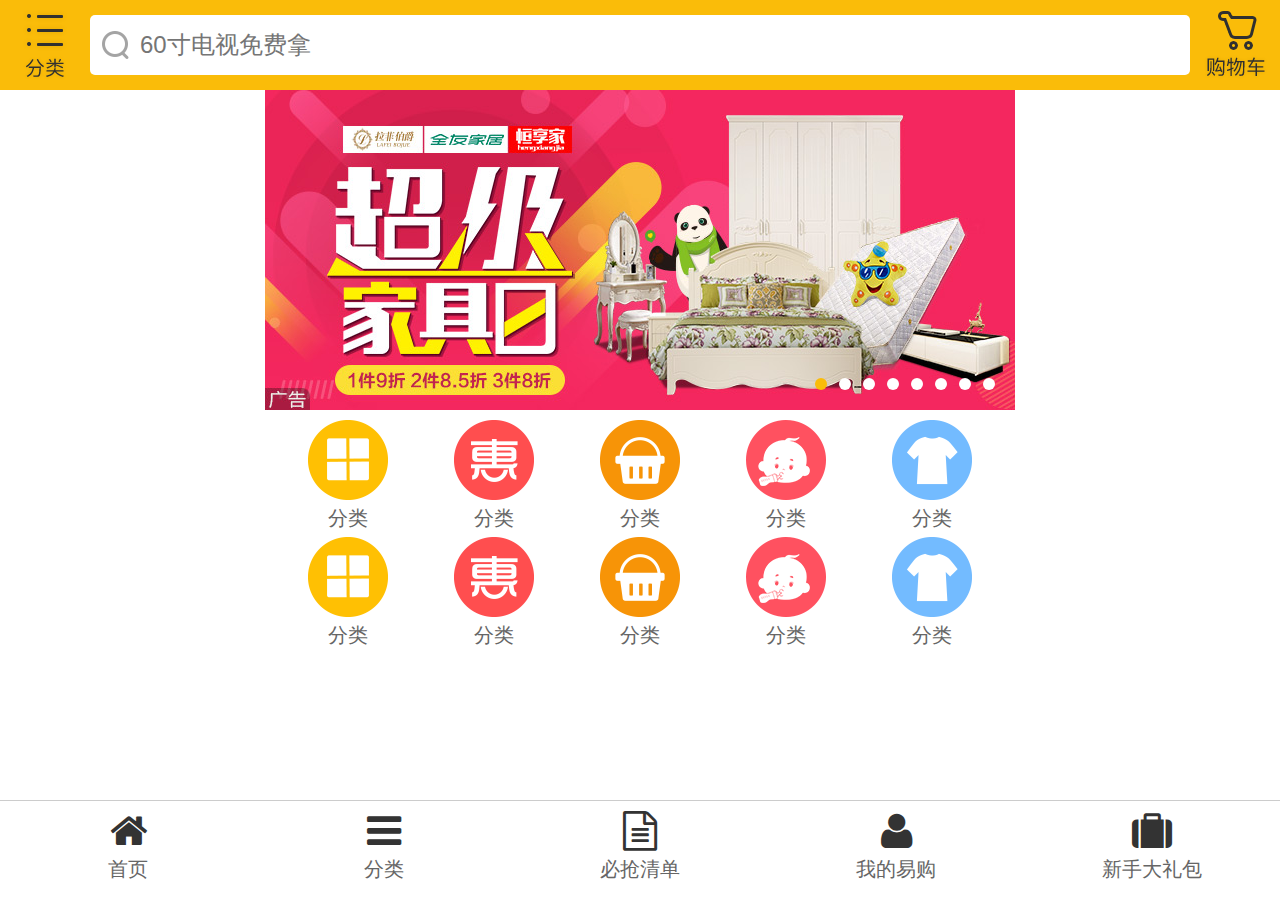
<file: suning/index.html>
<!DOCTYPE html>
<html lang="en">
<head>
    <meta charset="UTF-8">
    <meta name="viewport" content="width=device-width, user-scalable=no, initial-scale=1.0, maximum-scale=1.0, minimum-scale=1.0">
    <title>Title</title>
    <link rel="stylesheet" href="lib/font-awesome/css/font-awesome.min.css">
    <link rel="stylesheet" type="text/less" href="less/index.less">
    <script src="lib/less/less.min.js"></script>
</head>
<body>
<!--版心-->
<div class="sn_container">
    <!--顶部通栏-->
    <header class="sn_topBar">
        <a href="#" class="icon_category"></a>
        <form action="#">
            <span class="icon_search"></span>
            <input type="search" placeholder="60寸电视免费拿">
        </form>
        <a href="#" class="icon_cart"></a>
    </header>
    <!--轮播图-->
    <div class="sn_banner">
        <ul>
            <li><a href="#"><img src="images/banner08.jpg" alt=""></a></li>
            <li><a href="#"><img src="images/banner01.jpg" alt=""></a></li>
            <li><a href="#"><img src="images/banner02.jpg" alt=""></a></li>
            <li><a href="#"><img src="images/banner03.jpg" alt=""></a></li>
            <li><a href="#"><img src="images/banner04.jpg" alt=""></a></li>
            <li><a href="#"><img src="images/banner05.jpg" alt=""></a></li>
            <li><a href="#"><img src="images/banner06.jpg" alt=""></a></li>
            <li><a href="#"><img src="images/banner07.jpg" alt=""></a></li>
            <li><a href="#"><img src="images/banner08.jpg" alt=""></a></li>
            <li><a href="#"><img src="images/banner01.jpg" alt=""></a></li>
        </ul>
        <ul>
            <li class="now"></li>
            <li></li>
            <li></li>
            <li></li>
            <li></li>
            <li></li>
            <li></li>
            <li></li>
        </ul>
    </div>
    <!--分类-->
    <nav class="sn_nav">
        <ul class="clearFix">
            <li><a href="#"><img src="images/nav01.png" alt=""><p>分类</p></a></li>
            <li><a href="#"><img src="images/nav02.png" alt=""><p>分类</p></a></li>
            <li><a href="#"><img src="images/nav03.png" alt=""><p>分类</p></a></li>
            <li><a href="#"><img src="images/nav04.png" alt=""><p>分类</p></a></li>
            <li><a href="#"><img src="images/nav05.png" alt=""><p>分类</p></a></li>
            <li><a href="#"><img src="images/nav01.png" alt=""><p>分类</p></a></li>
            <li><a href="#"><img src="images/nav02.png" alt=""><p>分类</p></a></li>
            <li><a href="#"><img src="images/nav03.png" alt=""><p>分类</p></a></li>
            <li><a href="#"><img src="images/nav04.png" alt=""><p>分类</p></a></li>
            <li><a href="#"><img src="images/nav05.png" alt=""><p>分类</p></a></li>
        </ul>
    </nav>
    <!--页签-->
    <footer class="sn_tabs">
        <ul>
            <li><a href="#"><span class="fa fa-home"></span><p>首页</p></a></li>
            <li><a href="#"><span class="fa fa-reorder"></span><p>分类</p></a></li>
            <li><a href="#"><span class="fa fa-file-text-o"></span><p>必抢清单</p></a></li>
            <li><a href="#"><span class="fa fa-user"></span><p>我的易购</p></a></li>
            <li><a href="#"><span class="fa fa-suitcase"></span><p>新手大礼包</p></a></li>
        </ul>
    </footer>
</div>
<script src="lib/zepto/zepto.min.js"></script>
<!--扩展选择器-->
<script src="lib/zepto/selector.js"></script>
<!--做动画-->
<script src="lib/zepto/fx.js"></script>
<!--手势-->
<script src="lib/zepto/touch.js"></script>
<script src="js/index.js"></script>
</body>
</html>
</file>
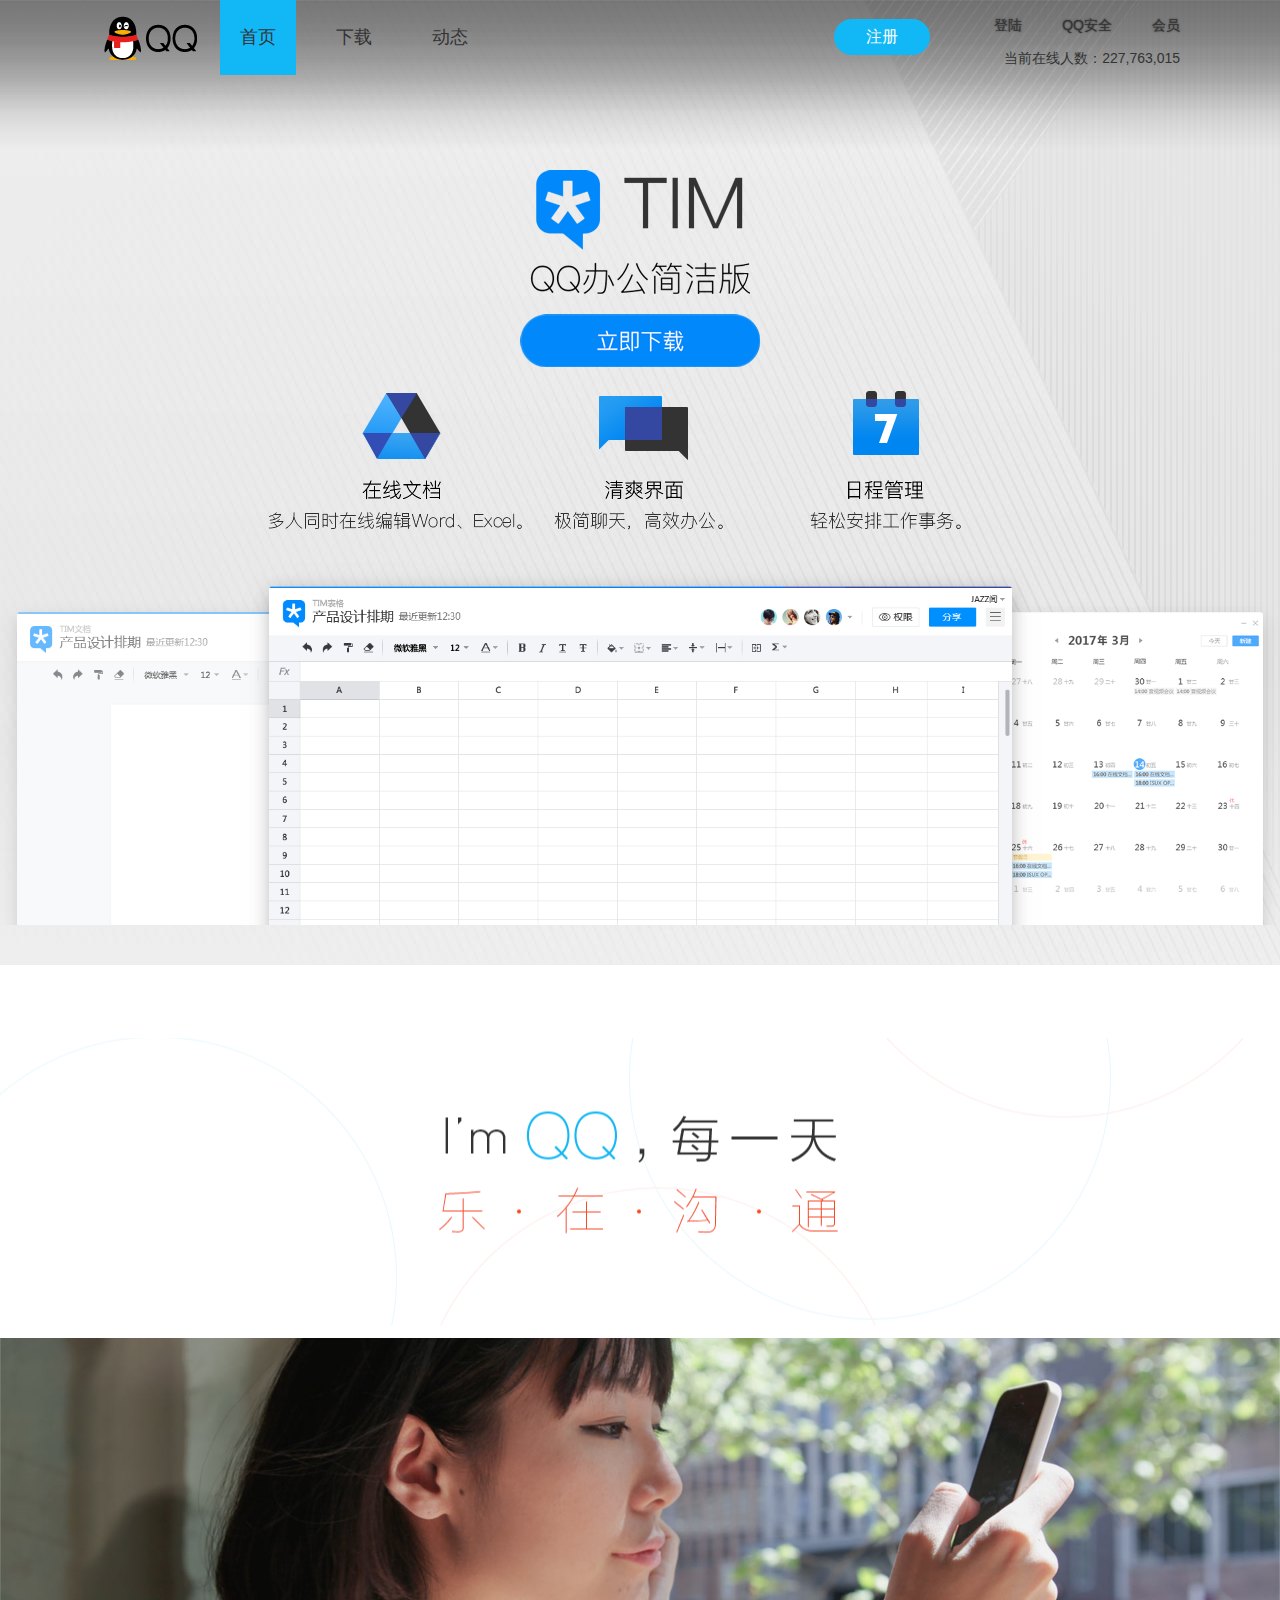
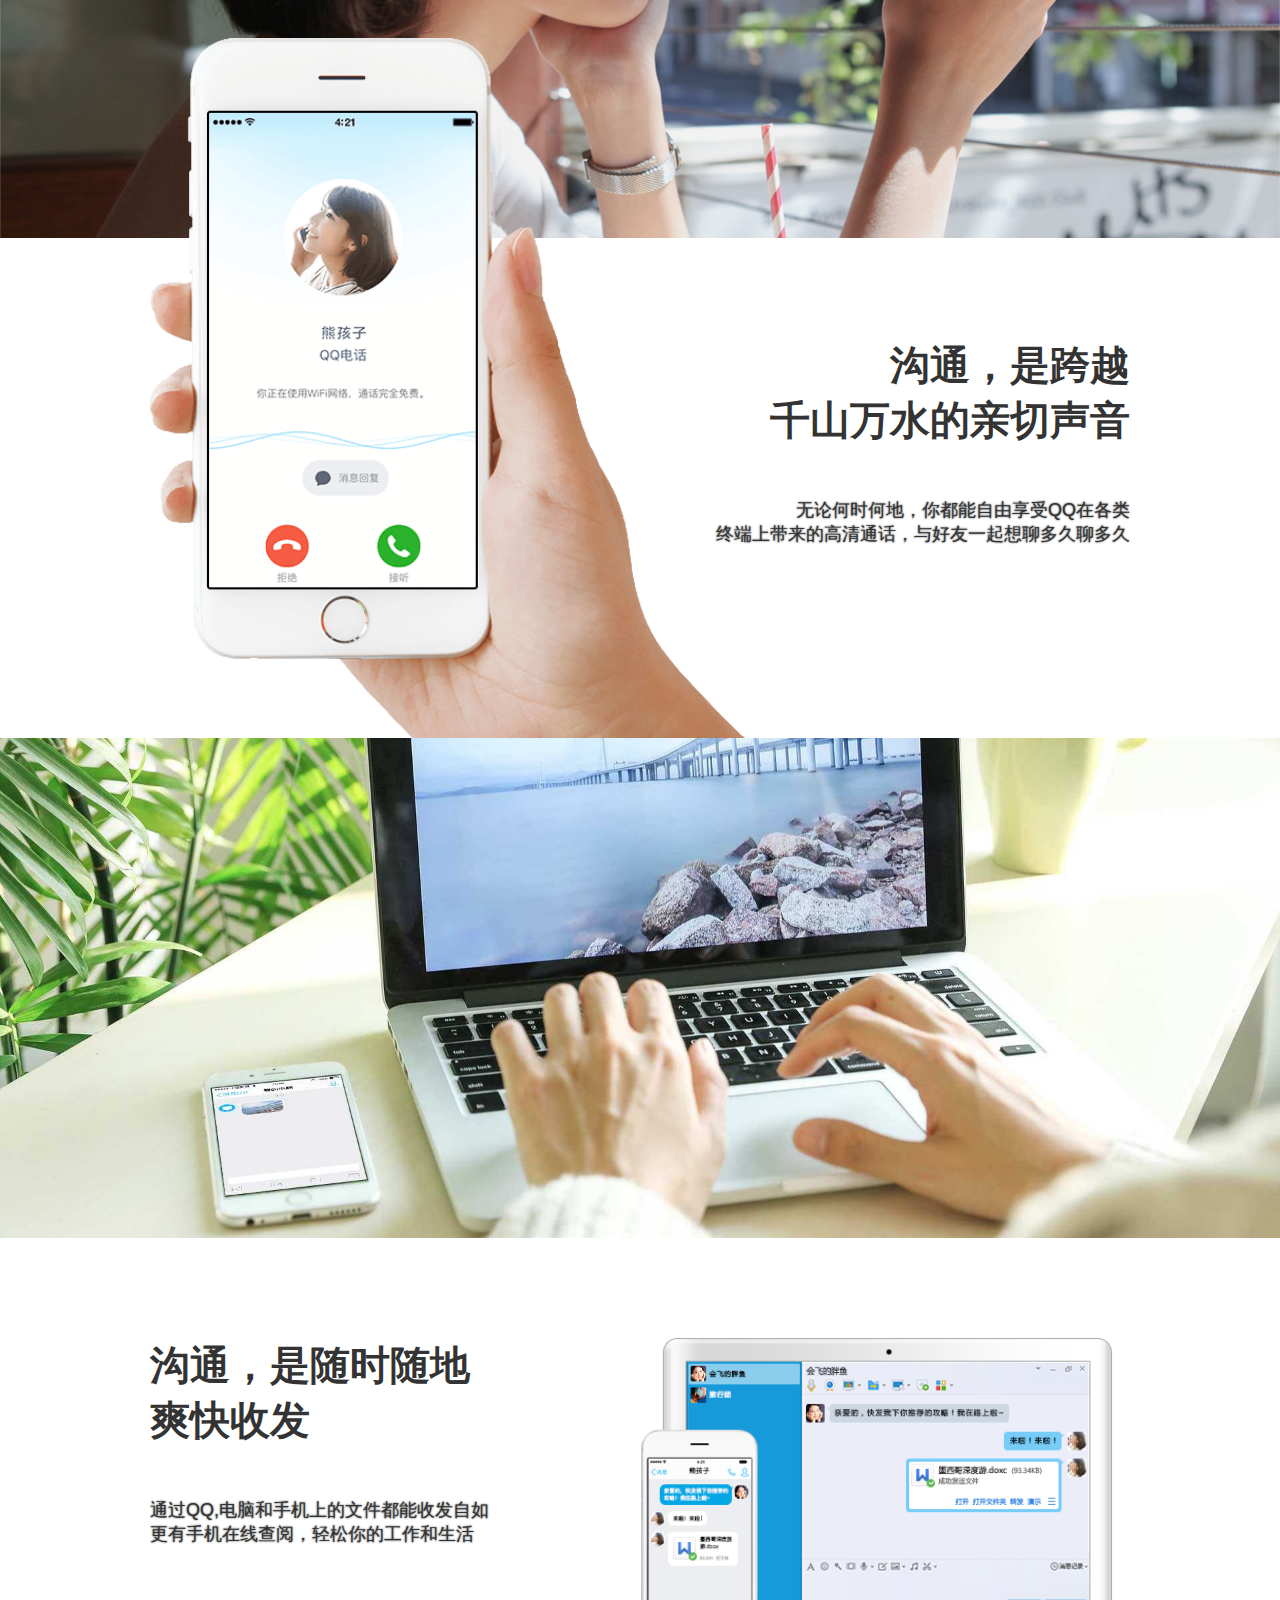
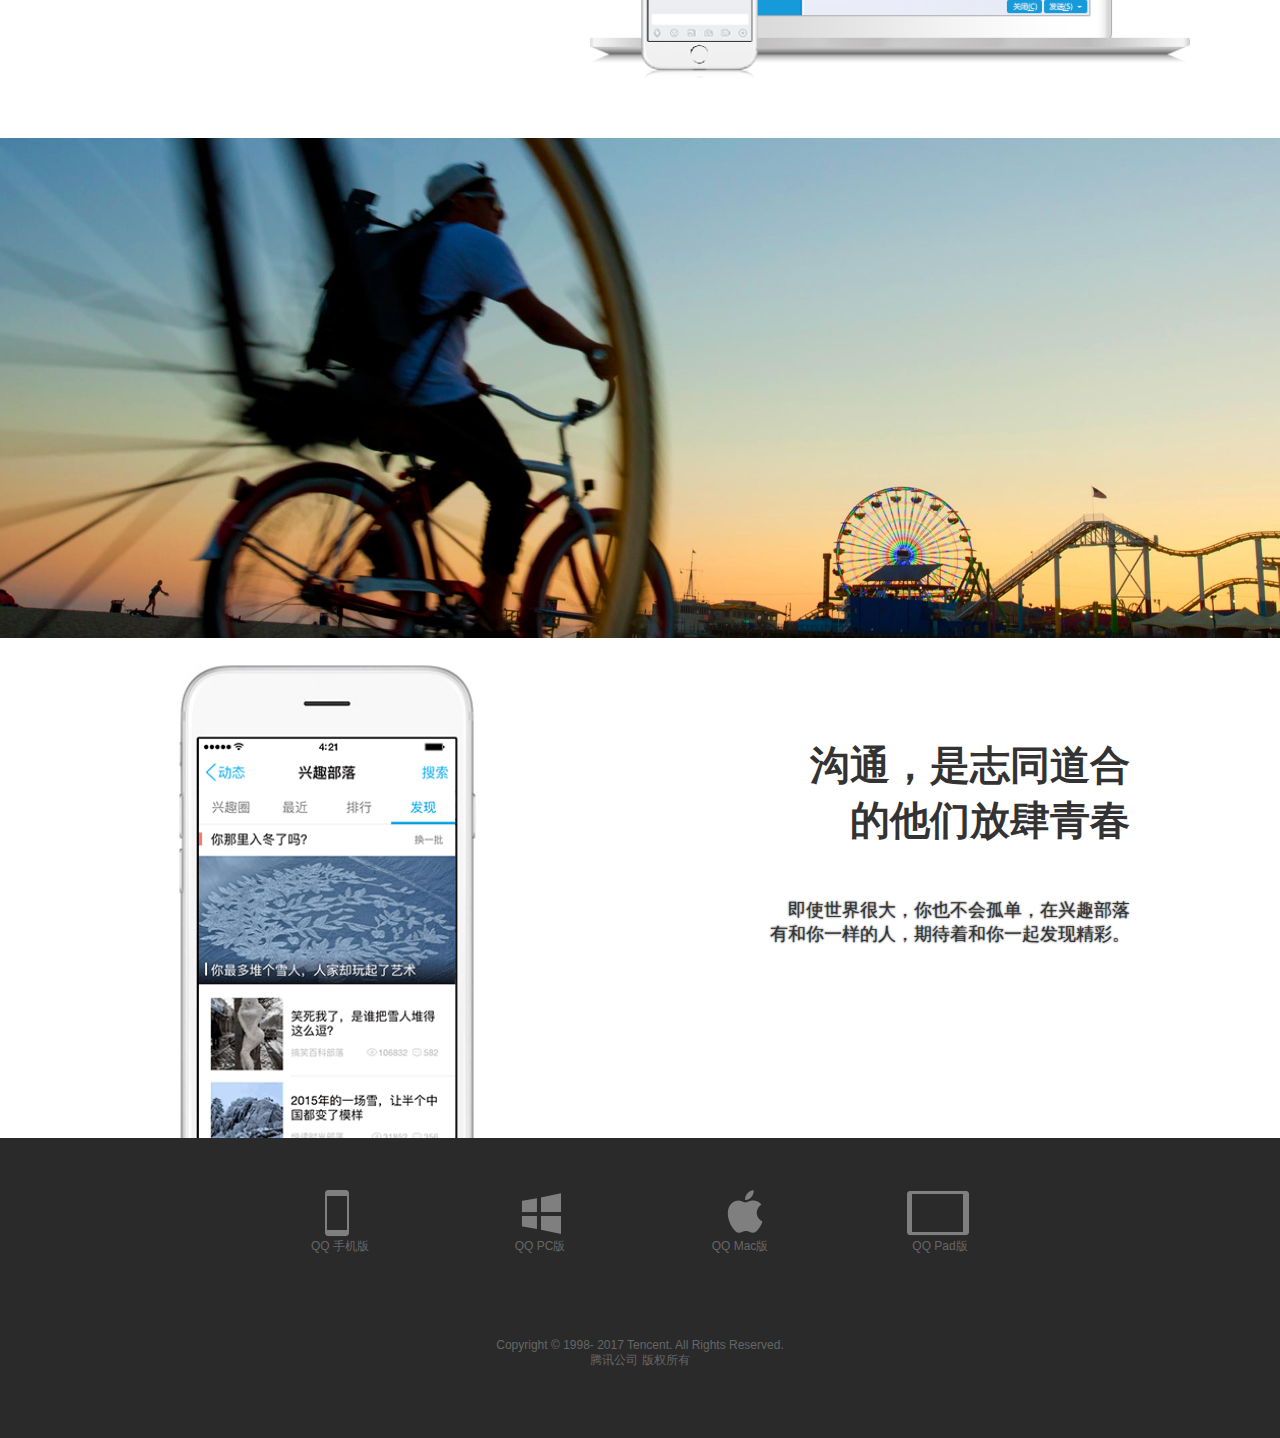
<file: TIM/index.html>
<!DOCTYPE html>
<html lang="en">
<head>
    <meta charset="UTF-8">
    <title>TIM</title>
    <link rel="stylesheet" href="css/index.css">
    <!-- [if lt IE 9]>
    <script src="js/html5shiv.min.js"></script>
    ![endif] -->
    <script src="js/html5shiv.min.js"></script>
</head>
<body>
    <!-- 导航 -->
    <nav class="qq-nav">
        <div class="wrapper">
            <a href="#" class="logo"></a>
            <ul>
                <li><a href="#">首页</a></li>
                <li><a href="#">下载</a></li>
                <li><a href="#">动态</a></li>
            </ul>
            <div class="other">
                <ul>
                    <li><a href="#">会员</a></li>
                    <li><a href="#">QQ安全</a></li>
                    <li><a href="#">登陆</a></li>
                </ul>
                <span>当前在线人数：227,763,015</span>
            </div>
            <a href="#" class="register">注册</a>
        </div>
    </nav>
    

    <!-- 展示 -->
    <section class="qq-banner">
        <img src="images/banner-logo.png" alt="">
        <img src="images/banner-download.png" alt="">
        <img src="images/banner-list.png" alt="">
        <img src="images/banner-product.png" alt="">
    </section>
    <!-- 语音 -->
    <section class="qq-sound">
        <!-- seo优化 -->
        <h1>I'm QQ - 每一天，乐在沟通</h1>
        <div class="bg" data-stellar-background-ratio="0.3"></div>
        <div class="content">
            <div class="iphone"></div>
            <h2>沟通，是跨越<br>千山万水的亲切声音</h2>
            <p>无论何时何地，你都能自由享受QQ在各类<br> 终端上带来的高清通话，与好友一起想聊多久聊多久</p>
        </div>
    </section>
    <!-- 文件 -->
    <section class="qq-file">
        <div class="bg" data-stellar-background-ratio="0.3"></div>
        <div class="content">
            <div class="mac"></div>
            <h2>沟通，是随时随地<br>爽快收发</h2>
            <p>通过QQ,电脑和手机上的文件都能收发自如<br>更有手机在线查阅，轻松你的工作和生活</p>
        </div>
    </section>
    <!-- 兴趣 -->
    <section class="qq-interest">
        <div class="bg" data-stellar-background-ratio="0.3"></div>
        <div class="content">
            <div class="phone"></div>
            <h2>沟通，是志同道合<br>的他们放肆青春</h2>
            <p>即使世界很大，你也不会孤单，在兴趣部落<br>有和你一样的人，期待着和你一起发现精彩。</p>
        </div>
    </section>
    <!-- 底部 -->
    <footer class="qq_footer">
        <div class="content">
            <div class="plats">
                <a class="plmb" href="#" target="_blank">QQ 手机版</a>
                <a class="plpc" href="#" target="_blank">QQ PC版</a>
                <a class="plmac" href="#" target="_blank">QQ Mac版</a>
                <a class="plpad" href="#" target="_blank">QQ Pad版</a>
            </div>
            <p>Copyright © 1998- 2017 Tencent. All Rights Reserved.</p>
            <p>腾讯公司 版权所有</p>
        </div>
    </footer>
    <script src="js/jquery.min.js"></script>
    <script src="js/jquery.stellar.js"></script>
    <script src="js/index.js"></script>

</body>
</html>
</file>
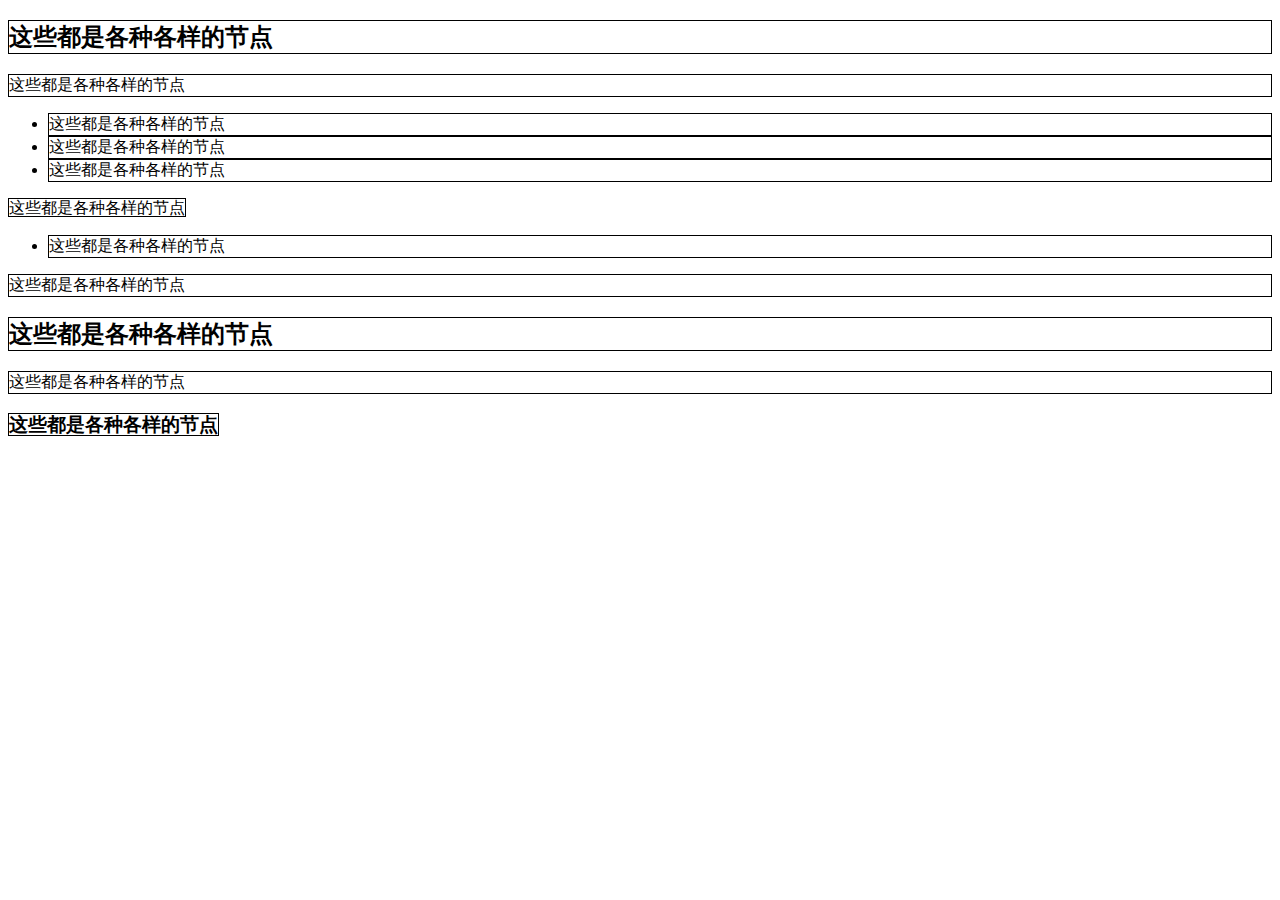
<file: yunleme/index.html>
<!DOCTYPE html>
<html lang="en">

<head>
	<meta charset="UTF-8">
	<title>Document</title>
</head>

<body>
	<h2>这些都是各种各样的节点</h1>
		<p>这些都是各种各样的节点</p>
		<div>
			<ul>
				<li>这些都是各种各样的节点</li>
				<li>这些都是各种各样的节点</li>
				<li>这些都是各种各样的节点</li>
			</ul>
			<div>
				<div>
					<span>这些都是各种各样的节点</span>
				</div>
			</div>
		</div>
		<div>
			<ul>
				<li>这些都是各种各样的节点</li>
			</ul>
			<p>这些都是各种各样的节点</p>
			<h2>这些都是各种各样的节点</h2>
			<div>
				<p>这些都是各种各样的节点</p>
				<h3>
					<span>这些都是各种各样的节点</span>
				</h3>
			</div>
		</div>
		<script type="text/javascript">
			// 递归起始节点
			let root = document.body;

			function forDom(root) {
				let children = root.children;
				forChildren(children);
			}


			// 遍历上面获取到的节点组成的伪数组，并逐个判断是否还有子节点如果有再执行上面的函数，形成递归
			function forChildren(children) {
				for (let i = 0; i < children.length; i++) {
					let child = children[i];
					changeDom(child);
					// 递归出口
					child.children && forDom(child);
				}
			}

			function changeDom(node) {
				// 给最底层的 dom 添加修改大小动画
				if (node.children.length === 0) {
					// 为了方便展示效果，给 dom 添加一个边框
					node.style.border = '1px solid'
					let domInfo = getDomInfo(node)
					// 鼠标进入扩大1.3倍
					node.addEventListener('mouseenter', (e) => {
						node.style.height = domInfo.height * 1.3 + domInfo.unit
						node.style.width = domInfo.width * 1.3 + domInfo.unit
						node.style.fontSize = domInfo.fontSize * 1.3 + domInfo.unit
						node.style.transition = 'all .5s'
						e.stopPropagation()
					})

					// 鼠标离开复原
					node.addEventListener('mouseleave', (e) => {
						node.style.height = domInfo.height + domInfo.unit
						node.style.width = domInfo.width + domInfo.unit
						node.style.fontSize = domInfo.fontSize + domInfo.unit
						e.stopPropagation()
					})
				}
			}


			function getDomInfo(node) {
				let fontSize = window.getComputedStyle(node).fontSize
				let unit = fontSize.replace(/(\d+\.?\d+)([a-zA-Z]*)/g, '$2')
				fontSize = fontSize.replace(/[a-zA-Z]*/g, '')
				let height = node.clientHeight
				let width = node.clientWidth
				return { fontSize, unit, height, width }
			}

			forDom(root);
		


		</script>
</body>

</html>
</file>
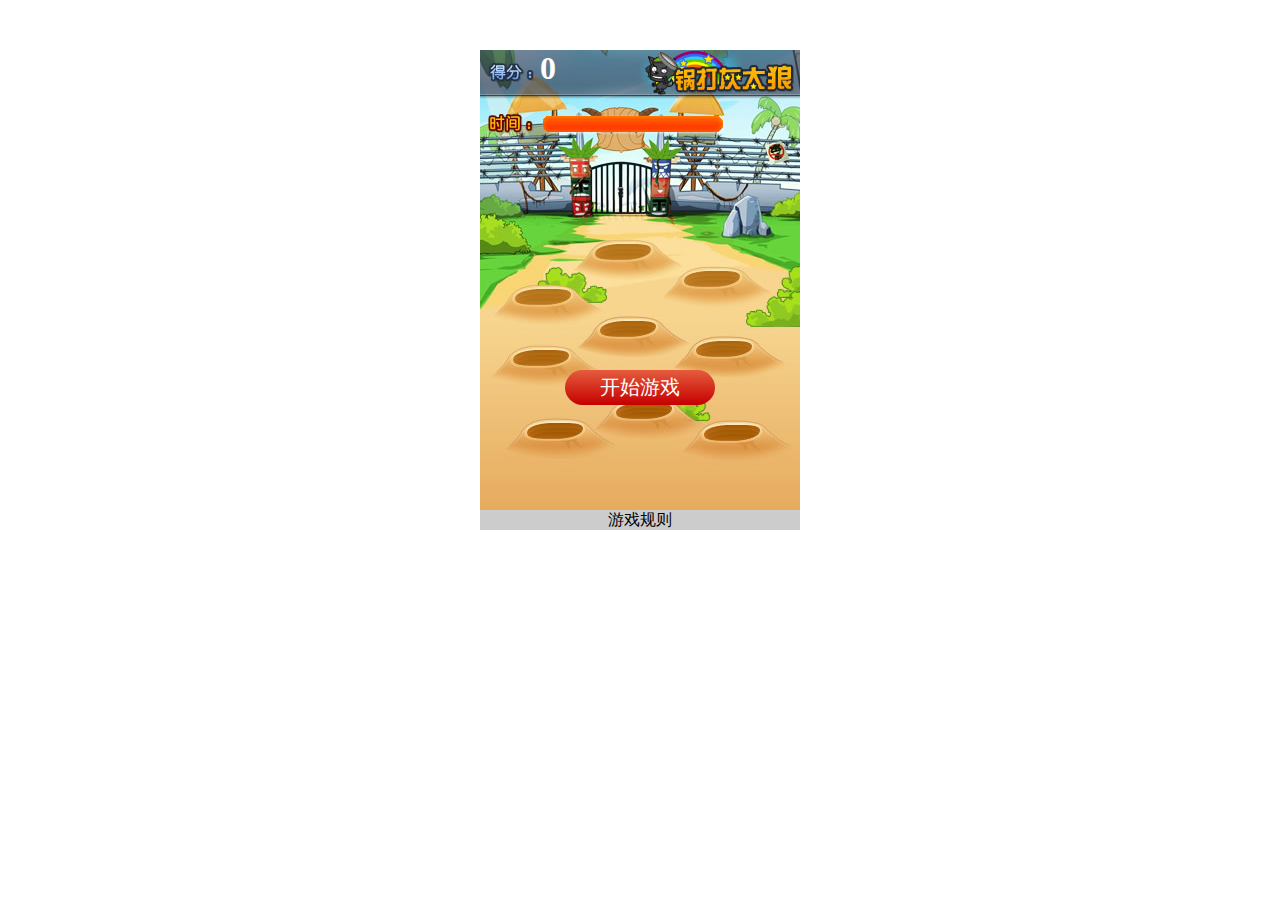
<file: 狂拍灰太狼游戏/index.html>
<!DOCTYPE html>
<html lang="en">
<head>
	<meta charset="UTF-8">
	<title>没错.是我做的</title>
	<link rel="stylesheet" href="css/index.css" />
	<script src="js/jquery-1.12.4.js"></script>
	<script src="js/index.js"></script>
</head>
<body>
	<div class="container">
		<h1 class="score">0</h1>
		<div class="progress"></div>
		<button class="start">开始游戏</button>
		<div class="rules">游戏规则</div>
		<div class="rule">
			<p>游戏规则:</p>
			<p>1.游戏时间:60s</p>
			<p>2.拼手速,殴打灰太狼+10分</p>
			<p>3.殴打小灰灰-10分</p>
			<a href="#" class="close">[关闭]</a>
		</div>
		<div class="mask">
			<h1>GOME OVER</h1>
			<button class="reStart">重新开始</button>
		</div>
	</div>
</body>
</html>
</file>
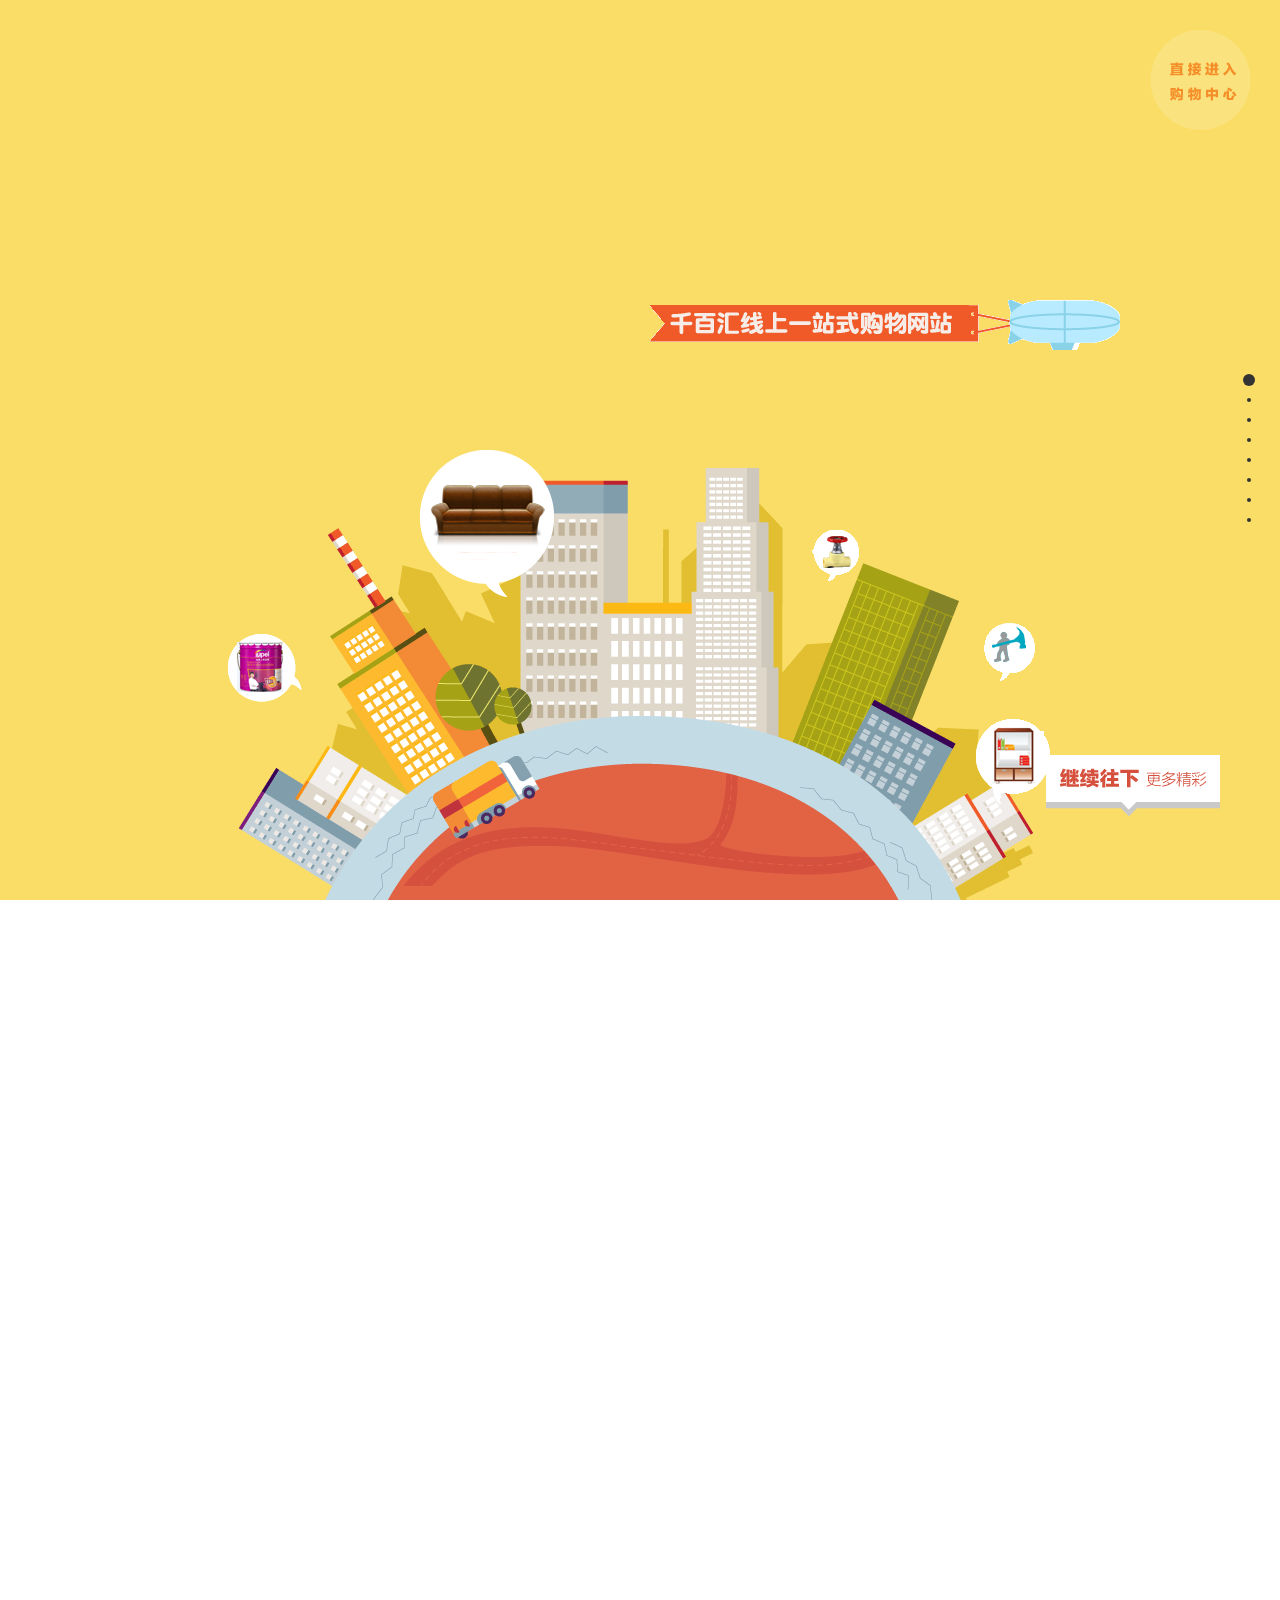
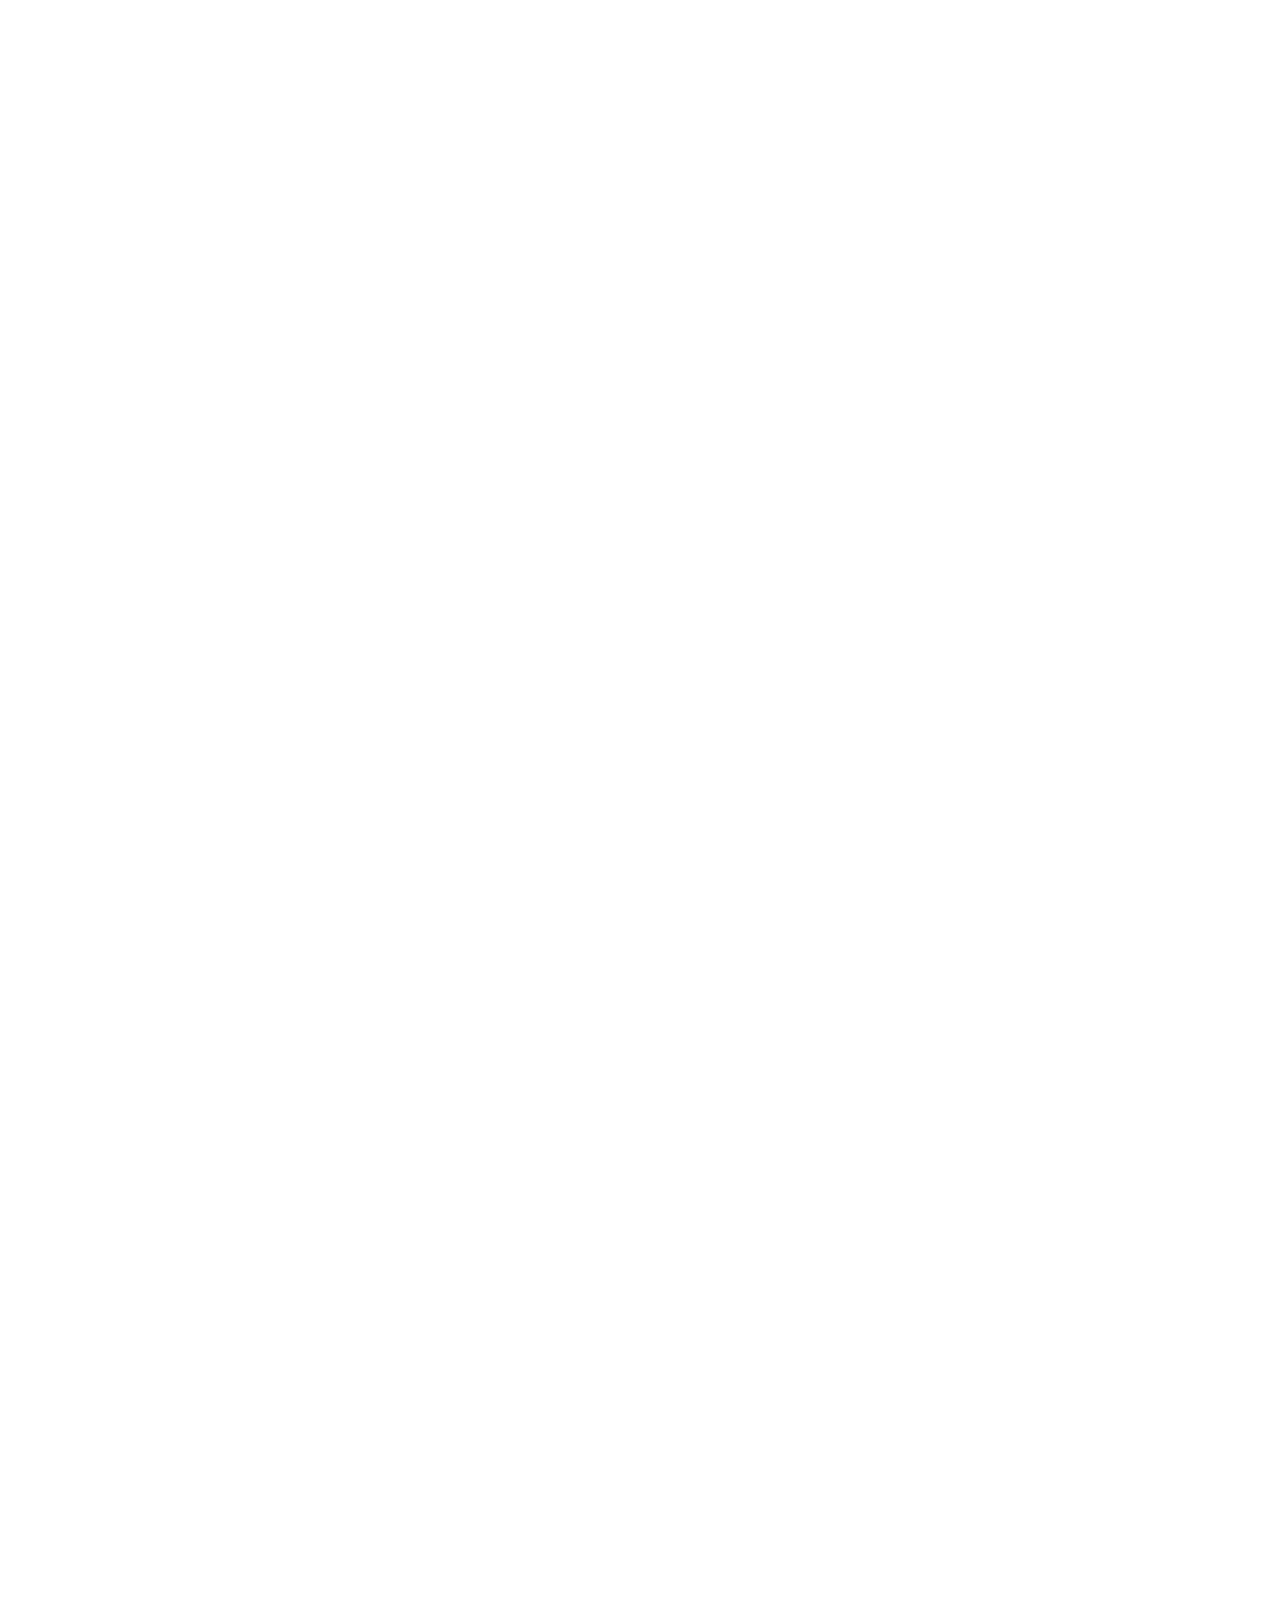
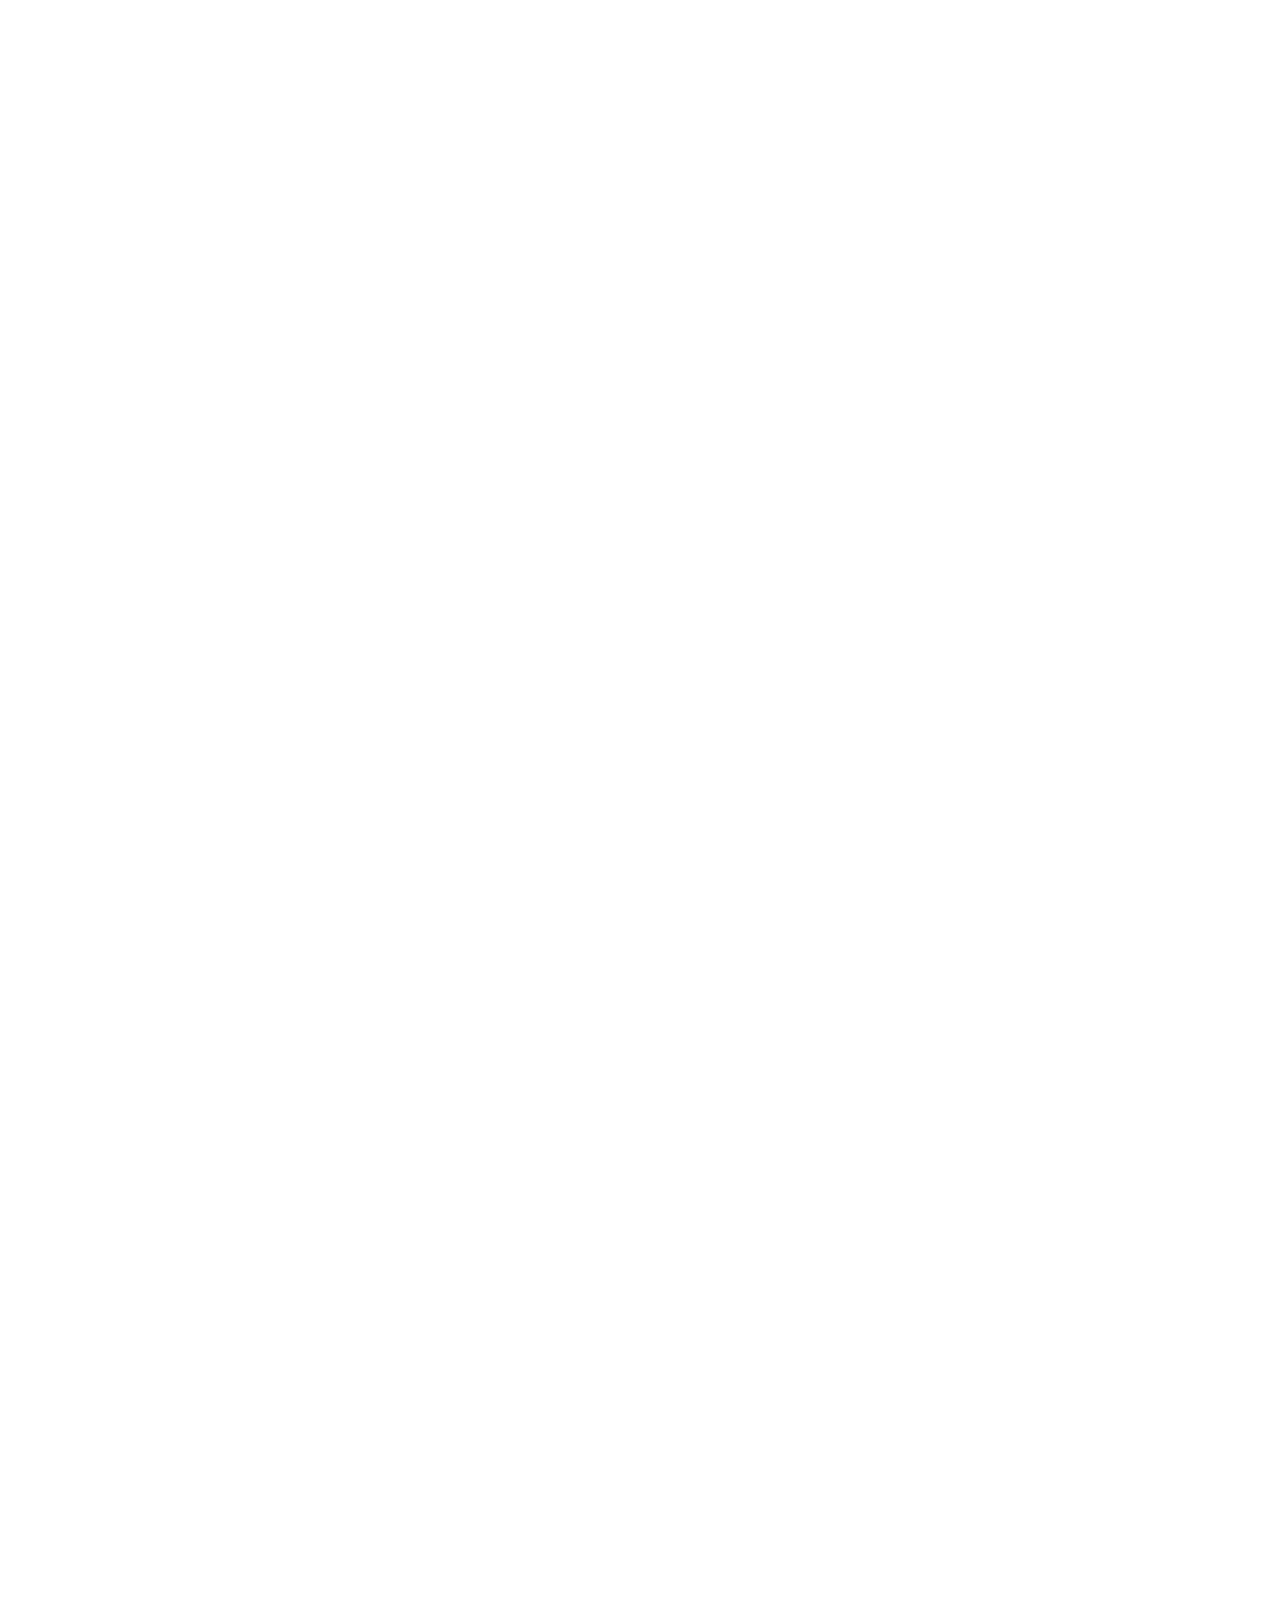
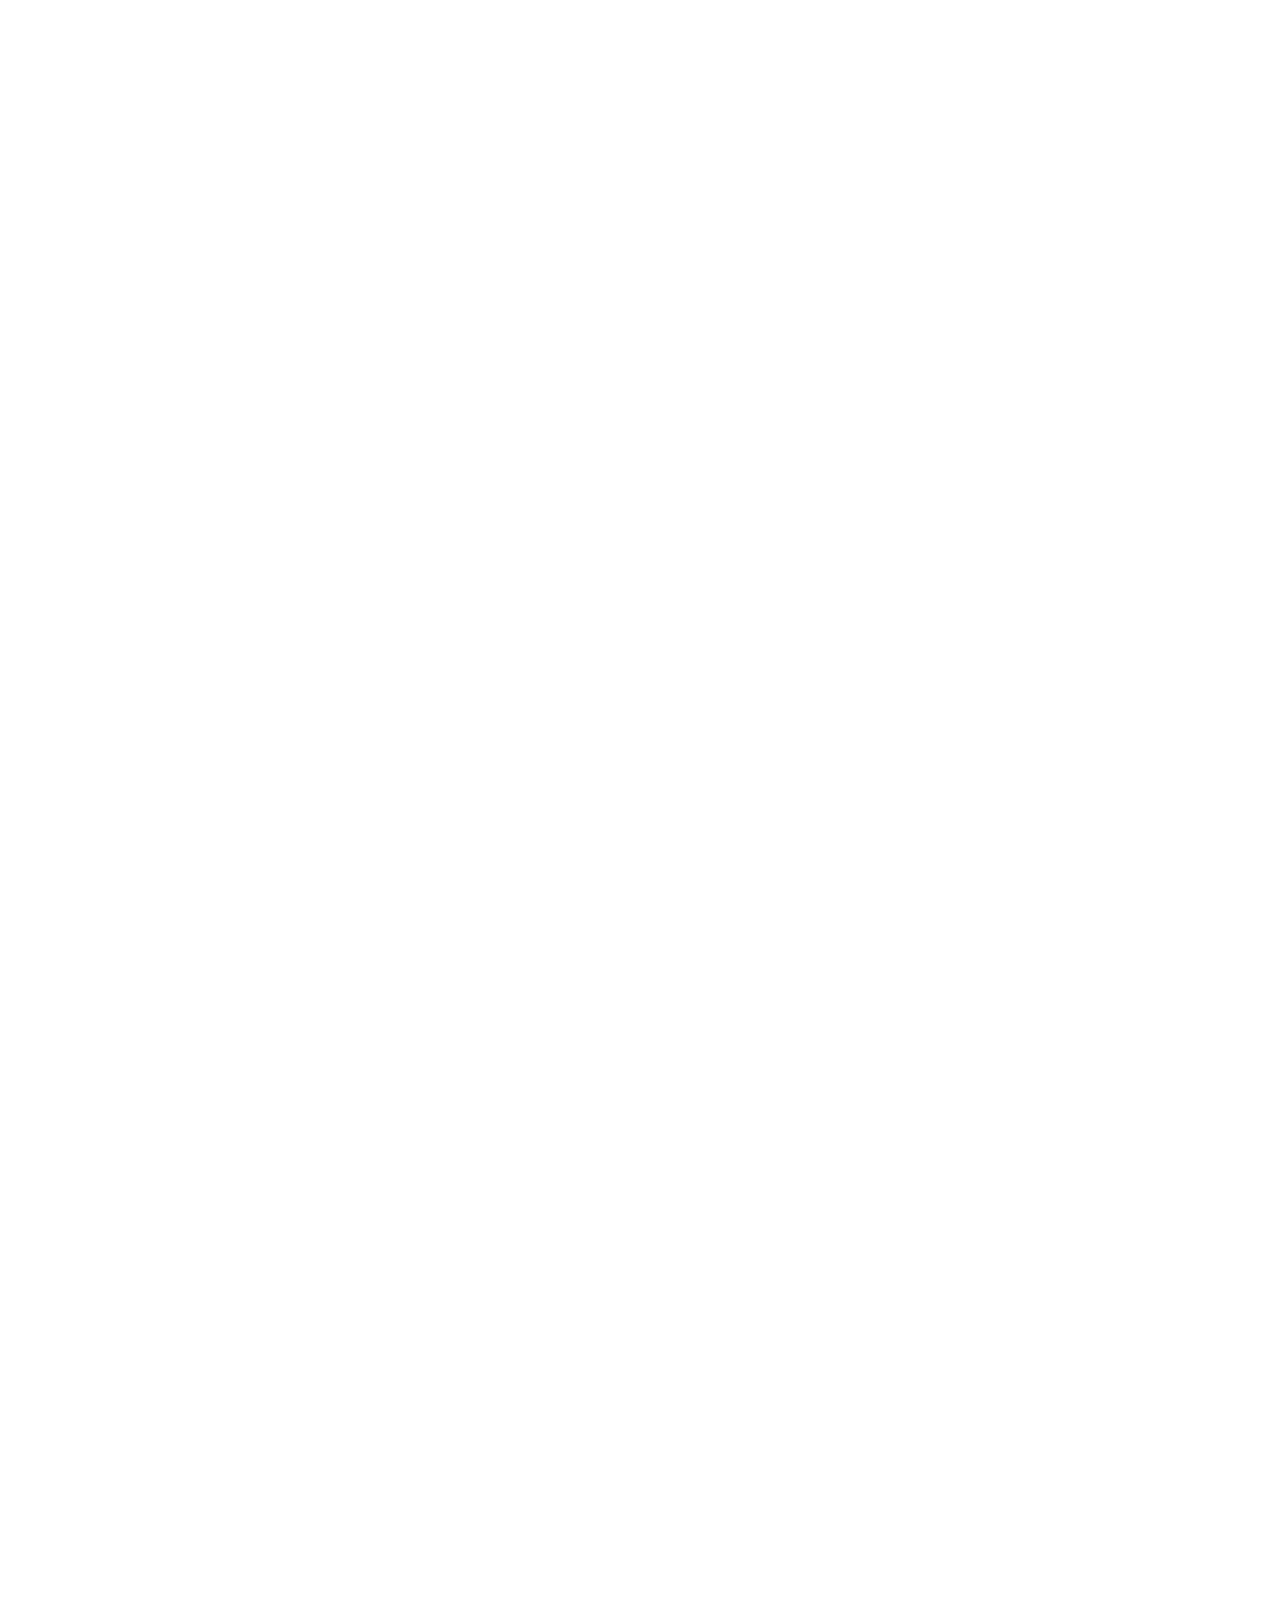
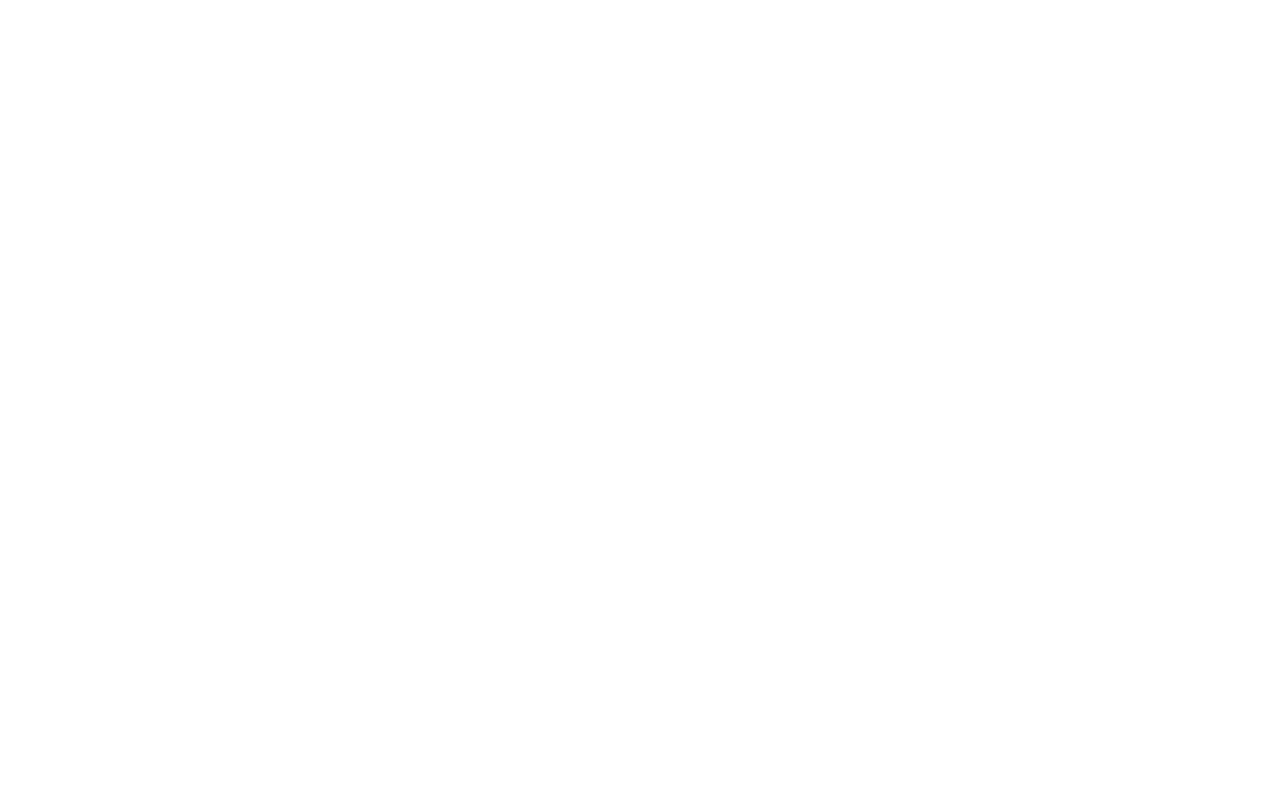
<file: 购物宣传/index.html>
<!DOCTYPE html>
<html lang="en">
<head>
    <meta charset="UTF-8">
    <title>购物车宣传页面</title>
    <link rel="stylesheet" href="css/jquery.fullpage.css">
    <link rel="stylesheet" href="css/index.css">
</head>
<body>
    <!-- 公用部分 -->
    <a href="" class="go"><img src="images/00-go.png" alt=""></a>
    <a href="javascript:;" class="more"><img src="images/00-more.png" alt=""></a>

    <!--/ 公用部分 -->

    <!-- fullpage结构 -->
    <div class="container">
    <!-- 第一个屏幕 -->

        <div class="section screen1">
             <!-- 为了防止屏幕大小变化，使元素位置变形，所以最好将所有元素放到一个大div中 -->
             <div class="content">
                <div class="goods"><img src="images/01-goods.png" alt=""></div>
                <div class="sofa"><img src="images/01-sofa.png" alt=""></div>
                <div class="fly"><img src="images/01-fly.png" alt=""></div>
             </div>
        </div>
         <!--/ / 第一个屏幕 -->

        <!-- 第二个屏幕 -->
        <div class="section screen2">
            <div class="content">
                <div class="goods"><img src="images/02-goods.png" alt=""></div>
                <div class="sofa"><img src="images/02-sofa.png" alt=""></div>
                <div class="input">
                    <img class="search" src="images/02-search.png" alt="">
                    <img class="key" src="images/02-key.png" alt="">
                </div>
                <div class="text">
                    <img class="text01" src="images/02-text1.png" alt="">
                    <img class="text02" src="images/02-text2.png" alt="">

                </div>
            </div>
        </div>
        <!-- /第二个屏幕 -->

        <!-- 第三个屏幕 -->
        
        <div class="section screen3">
            <div class="content">
                <div class="sofa3"><img src="images/02-sofa.png" alt=""></div>
                <div class="change">
                    <img src="images/03-change01.gif" alt="">
                    <img src="images/03-change02.gif" alt="">

                </div>
                <div class="cart">
                    <img src="images/03-cart01.gif" alt="">
                    <img src="images/03-cart02.gif" alt="">

                </div>
            </div>
        </div>

        <!-- /第三个屏幕 -->

        <!-- 第四个屏幕 -->

        <div class="section screen4 ">
            <div class="content">
                <div class="cloud"><img src="images/04-cloud.png" alt=""></div>
                <div class="text">
                    <img src="images/04-text01.png" alt="">
                    <img src="images/04-text02.png" alt="">
                </div>
                <div class="cart"><img src="images/04-cart.png" alt=""></div>
                <div class="sofa4"><img src="images/04-sofa.png" alt=""></div>
                <div class="address">
                    <img src="images/04-address01.png" alt="">
                    <img src="images/04-address02.png" alt="">

                </div>
            </div>
        </div>
        <!-- /第四个屏幕 -->

        <!-- 第五个屏幕 -->

        <div class="section screen5 ">
            <div class="content">
                <div class="text">
                    <img src="images/05-text.png" alt="">
                </div>
                <div class="sofa5"><img src="images/02-sofa.png" alt=""></div>
                <div class="card">
                    <img src="images/05-card.png" alt="" class="cardImg">
                    <img src="images/05-order.png" alt="" class="orderImg">
                </div>
                <div class="mouse">
                    <img src="images/05-mouse01.png" alt="" class="m1">
                    <img src="images/05-mouse02.png" alt="" class="m2">
                    <img src="images/05-hand.png" alt="" class="hand">

                </div>
            </div>
        </div>

        <!-- /第五个屏幕 -->

        <!-- 第六个屏幕 -->
        
        <div class="section screen6 ">
            <div class="content">
                <div class="cloud6">
                    <img src="images/06-cloud01.png" alt="">
                    <img src="images/06-cloud02.png" alt="">
                </div>
                <div class="text6">
                    <img src="images/06-text01.png" alt="">
                    <img src="images/06-text02.png" alt="">
                </div>
                <div class="box">
                    <img src="images/06-box.png" alt="">
                </div>
                <div class="car">
                    <img src="images/06-car.png" alt="">
                    <img src="images/06-buyer.png" alt="">
                    <img src="images/06-address.png" alt="">
                    <img src="images/06-worker.png" alt="">
                    <img src="images/06-say.png" alt="">
                </div>
                <div class="person">
                    <img src="images/06-person.png" alt="">
                    <img src="images/06-door.png" alt="">
                </div>
            </div>
        </div>


        <!-- /第六个屏幕 -->

        <!-- 第七个屏幕 -->

        <div class="section screen7">
            <div class="content">
                <div class="star">
                    <img src="images/07-star.png" alt="">
                    <img src="images/07-star.png" alt="">
                    <img src="images/07-star.png" alt="">
                    <img src="images/07-star.png" alt="">
                    <img src="images/07-star.png" alt="">
                </div>
                <div class="text7">
                    <img src="images/07-text.png" alt="">
                </div>
            </div>
        </div>

        <!-- /第七个屏幕 -->

        <!-- 第八个屏幕 -->
        <div class="section screen8 ">
            <div class="content">
                <div class="btn">
                    <img src="images/08-btn01.png" alt="">
                    <img src="images/08-btn02.gif" alt="">
                </div>
                <div class="again">
                    <img src="images/08-again.png" alt="">
                </div>
                <div class="hand8"><img src="images/08-hand.png" alt=""></div>
            </div>
        </div>

        <!-- /第八个屏幕 -->

        <!--/ fullpage结构 -->

    </div>
    <script src="js/jquery.min.js"></script>
    <script src="js/jquery.fullpage.js"></script>
    <script src="js/index.js"></script>
    
</body>
</html>
</file>
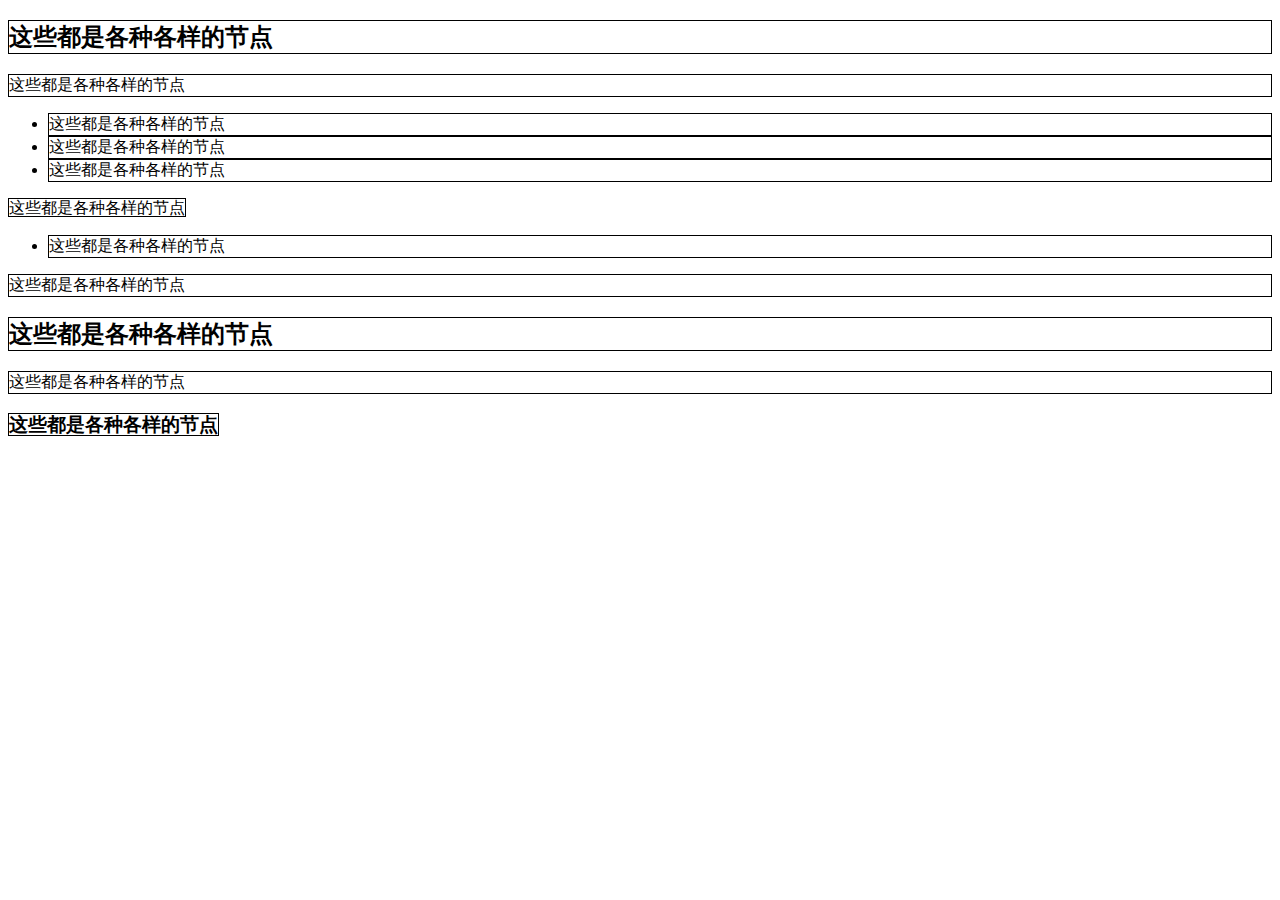
<file: 红葫芦前端试题二.html>
<!DOCTYPE html>
<html lang="en">

<head>
	<meta charset="UTF-8">
	<title>Document</title>
</head>

<body>
	<h2>这些都是各种各样的节点</h1>
		<p>这些都是各种各样的节点</p>
		<div>
			<ul>
				<li>这些都是各种各样的节点</li>
				<li>这些都是各种各样的节点</li>
				<li>这些都是各种各样的节点</li>
			</ul>
			<div>
				<div>
					<span>这些都是各种各样的节点</span>
				</div>
			</div>
		</div>
		<div>
			<ul>
				<li>这些都是各种各样的节点</li>
			</ul>
			<p>这些都是各种各样的节点</p>
			<h2>这些都是各种各样的节点</h2>
			<div>
				<p>这些都是各种各样的节点</p>
				<h3>
					<span>这些都是各种各样的节点</span>
				</h3>
			</div>
		</div>
		<script type="text/javascript">
			// 递归起始节点
			let root = document.body;

			function forDom(root) {
				let children = root.children;
				forChildren(children);
			}


			// 遍历上面获取到的节点组成的伪数组，并逐个判断是否还有子节点如果有再执行上面的函数，形成递归
			function forChildren(children) {
				for (let i = 0; i < children.length; i++) {
					let child = children[i];
					changeDom(child);
					// 递归出口
					child.children && forDom(child);
				}
			}

			function changeDom(node) {
				// 给最底层的 dom 添加修改大小动画
				if (node.children.length === 0) {
					node.style.border = '1px solid'
					let domInfo = getDomInfo(node)
					// 鼠标进入扩大1.3倍
					node.addEventListener('mouseenter', (e) => {
						node.style.height = domInfo.height * 1.3 + domInfo.unit
						node.style.width = domInfo.width * 1.3 + domInfo.unit
						node.style.fontSize = domInfo.fontSize * 1.3 + domInfo.unit
						node.style.transition = 'all .5s'
						e.stopPropagation()
					})

					// 鼠标离开复原
					node.addEventListener('mouseleave', (e) => {
						node.style.height = domInfo.height + domInfo.unit
						node.style.width = domInfo.width + domInfo.unit
						node.style.fontSize = domInfo.fontSize + domInfo.unit
						e.stopPropagation()
					})
				}
			}


			function getDomInfo(node) {
				let fontSize = window.getComputedStyle(node).fontSize
				let unit = fontSize.replace(/(\d+\.?\d+)([a-zA-Z]*)/g, '$2')
				fontSize = fontSize.replace(/[a-zA-Z]*/g, '')
				let height = node.clientHeight
				let width = node.clientWidth
				return { fontSize, unit, height, width }
			}

			forDom(root);
		


		</script>
</body>

</html>
</file>
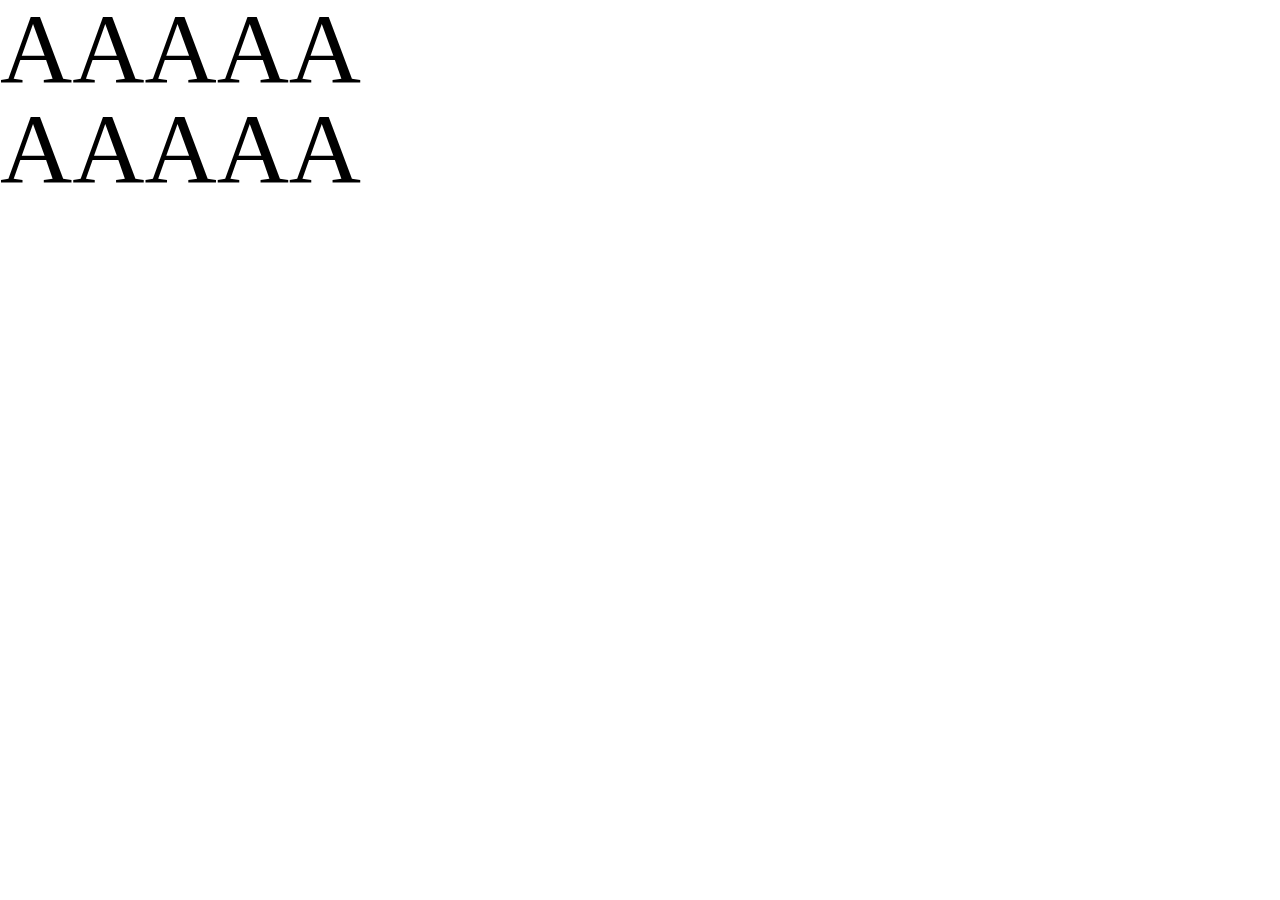
<file: suning/demo/02-rem-认识.html>
<!DOCTYPE html>
<html lang="en" style="font-size: 50px">
<head>
    <meta charset="UTF-8">
    <title>Title</title>
    <style>
        body{
            margin: 0;
            padding: 0;
            line-height: 1;
            font-size: 50px;
        }
        .em{
            font-size: 2em;
        }
        .rem{
            font-size: 2rem;
        }
        /*1.rem是相对单位*/
        /*2.em大小是基于父元素的字体大小*/
        /*3.rem的大小是基于？？？*/
        /*4.浏览器默认的字体大小是16px*/
        /*5. r 意思 root 根元素，html标签 */
        /*6. rem的大小是基于html元素的字体大小*/

    </style>
</head>
<body>

<div class="em">AAAAA</div>
<div class="rem">AAAAA</div>

</body>
</html>
</file>
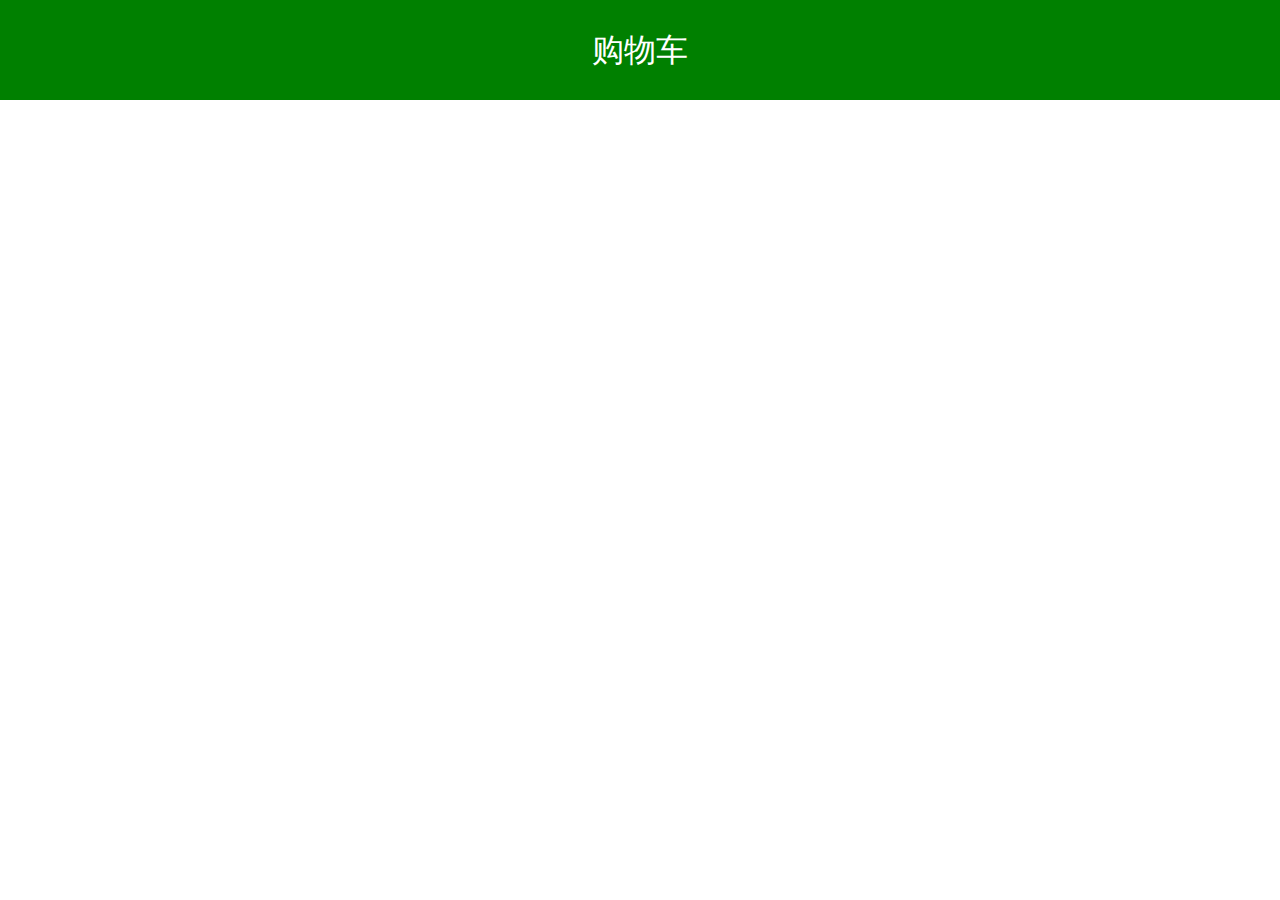
<file: suning/demo/03-rem-适配.html>
<!DOCTYPE html>
<html lang="en">
<head>
    <meta charset="UTF-8">
    <meta name="viewport" content="width=device-width, user-scalable=no, initial-scale=1.0, maximum-scale=1.0, minimum-scale=1.0">
    <title>Title</title>
    <style>
        /*假设的设备  320px 414px 640px */
        @media (min-width: 320px) {
            html{
                font-size: 50px;
            }
        }
        @media (min-width: 414px) {
            html{
                font-size: 64.6875px;
            }
        }
        @media (min-width: 640px) {
            html{
                font-size: 100px;
            }
        }
        body{
            margin: 0;
            padding: 0;
            font-size: 14px;
        }
        /*流式容器*/
        header{
            width: 100%;
            height: 1rem;
            line-height: 1rem;
            font-size: 0.32rem;
            text-align: center;
            background: green;
            color: #fff;
        }
    </style>
</head>
<body>
<!--1.伸缩布局   flex -->
<!--2.流式布局  百分比 -->
<!--3.响应布局  媒体查询 （超小屏设备的时候：流式布局）-->
<!--共同点：元素只能做宽度的适配（排除图片）-->
<!--适配方案rem：宽度和高度都能做到适配（等比缩放）-->
<!--4.rem布局-->
<!--通过控制html上的字体大小去控制页面上所有已rem为单位的基准值控制尺寸-->
<!--4.1 把页面上px单位转换成rem单位-->
<!--4.2 页面制作的时候 psd 上的量取的px转成rem使用-->
<!--4.3 怎么换算？？？预设一个基准值 方便计算 100px -->
<!--4.4 适配的时候设置基准值  320px  50px 怎么算：（640px 100px ===320px 50px）-->
<!--4.5 换算公式：当前rem基准值 = 预设的基准值 / 设计稿宽度 * 当前设备的宽度 -->
<!--4.6 怎么去改变 （js换算，媒体查询推荐）-->
<header>购物车</header>
</body>
</html>
</file>
<file: 狂拍灰太狼游戏/css/index.css>
*{
	margin: 0;
	padding: 0;
}
.container{
	width: 320px;
	height: 480px;
	background: url("../img/game_bg.jpg") no-repeat 0 0;
	margin: 50px auto;
	position: relative;
}
.container>h1{
	color: #fff;
	margin-left: 60px;
}
.container>.progress{
	background: url("../img/progress.png") no-repeat 0 0 ;
	width: 180px;
	height: 16px;
	position: absolute;
	left: 63px;
	top: 66px;
}
.container>.start{
	width: 150px;
	line-height: 35px;
	text-align: center;
	color: #fff;
	background: linear-gradient(#e55c3d,#c50000);/*颜色渐变*/
	border-radius: 20px;
	border: none;
	font-size: 20px;
	position: absolute;
	top: 320px;
	left: 50%;
	margin-left: -75px;
}
.container>.rules{
	width: 100%;
	height: 20px;
	background: #ccc;
	position: absolute;
	left: 0;
	bottom: 0;
	text-align: center;
}
.container>.rule{
	width: 100%;
	height: 100%;
	background: rgba(0,0,0,0.5);
	position: absolute;
	left: 0;
	top: 0;
	padding-top: 100px;
	box-sizing: border-box;
	text-align: center;
	color: #fff;
	line-height: 50px;
	display: none;
}
.rule>a{
	color: red;
	text-decoration: none;
}
.container>.mask{
	width: 100%;
	height: 100%;
	background: rgba(0,0,0,0.5);
	position: absolute;
	left: 0;
	top: 0;
	padding-top: 200px;
	box-sizing: border-box;
	text-align: center;
	display: none;
}
.mask>h1{
	color: #ff4500;
	text-shadow: 3px 3px 0 #fff;
	font-size: 40px;
}
.mask>button{
	width: 150px;
	line-height: 35px;
	text-align: center;
	color: #fff;
	background: linear-gradient(#74accf,#007ddc);/*颜色渐变*/
	border-radius: 20px;
	border: none;
	font-size: 20px;
	position: absolute;
	top: 320px;
	left: 50%;
	margin-left: -75px;
}
</file>
<file: 购物宣传/css/index.css>
/*            公用样式 */
.go{
    width: 100px;
    height: 100px;
    position: fixed;
    right: 30px;
    top: 30px;
    z-index: 1220;
}
.more{
    position: fixed;
    right: 60px;
    bottom: 80px;
    z-index: 1200;
    animation: more 0.4s linear infinite alternate;
}
/*           / 公用样式 */

/*              第一个section */

.content{
    width: 900px;
    height: 600px;
    position: absolute;
    bottom: 0;
    left: 50%;
    margin-left: -450px;
}
.screen1{
    background: url("../images/01-bg.png") no-repeat center bottom;
}
.screen1 .goods{
    text-align: center;
    margin-top: 230px;
}
.screen1 .sofa{
    position: absolute;
   
    left: 230px;
    top: 150px;
    animation: sofa 0.6s linear infinite alternate;
}
.screen1 .fly{
    position: absolute;
    top: 0;
    right: -30px;
    animation: fly1 1s linear infinite alternate;
}

@keyframes fly1 {
    from{
        transform: translateY(-50px);
    }
    to{
        transform: translateY(50px);
    }
}
@keyframes more {
    from{
        transform: translateY(-20px);
    }
    to{
        transform: translateY(20px);
    }
}
@keyframes sofa {
    from{
        transform: translateY(-10px);
    }
    to{
        transform: translateY(10px);
    }
}

/*              /第一个section */

/*              第二个section */
.screen2{
    background: url("../images/02-bg.png") no-repeat center bottom;
}
.screen2 .goods{
    position: absolute;
    left: 50%;
    margin-left: -220px;
    bottom: 210px;
    transform-origin: right bottom;
    transform: scale(0);
}
.screen2 .sofa{
    transform: scale(0.5); /*缩小一半*/
    position: absolute;
    left: 292px;
    top: 132px;
    opacity: 0;
    z-index: 1001;
}
.screen2 .input{
    position: absolute;
    right: 171px;
    top: 120px;
    /*左上角位置 transform: scale(0.7); */
    /* 中心位置 transform: translate(-180px,130xp); */
    /* 最右侧位置 transform: translate(20000px,130px); */

    transform-origin: right top; /*设置缩放点*/
    opacity: 0;

}
.screen2 .input .key{
    position: absolute;
    left: 100px;
    top: 4px;
    opacity: 0;
}
.screen2 .text{
    text-align: center;
}
.screen2 .text .text02{    /*脱离正常流，隐藏*/
    position: absolute; 
    opacity: 0;
}
/* 第二屏动画 */
.screen2.now .text .text01{
    position: absolute; 
    opacity: 0;
    transition: opacity 1s;
}
.screen2.now .text .text02{
    position: static;
    opacity: 1;
    transition: opacity 1s;
}
.screen2.now .input{
   animation: input02 3s linear forwards;
}

.screen2.now .key{
    opacity: 1;
    transition: all 1s linear 1s;
}
.screen2.now .goods{
    transform: none;
    transition: all 1s linear 2s;

}




@keyframes input02{
    0%{
        /*初始化位置*/
        transform: translate(2000px,130px);
        opacity: 1;
    }
    33.33%{
        transform: translate(-180px,130px);
    }
    67%{
        transform: translate(-180px,130px);
    }
    100%{
        transform: scale(0.7);
        opacity: 1;
    }
}

/* 离开第二个section时 */
.leaved .sofa{
    animation: sofa2 0.7s linear;
} 
@keyframes sofa2{
    from{
        opacity: 1;
    }
    to{
        opacity: 1;
        transform: translate(-80px,810px);
    }
}






/*              /第二个section */

/*              第三个section */
.screen3{
    background: url("../images/03-bg.png") no-repeat center bottom;
}
.screen3 .sofa3{
    position: absolute;
    left: 212px;
    top: 180px;
    display: none;
    z-index: 1001;
}
.screen3 .change{
    position: absolute;
    right: 110px;
    bottom: 170px;
}
.screen3 .change img:last-child{
    position: absolute;
    opacity: 0; 
}
.screen3 .cart{
    position: absolute;
    right: 192px;
    bottom: 100px;
}
.screen3 .cart img:last-child{
    position: absolute;
    opacity: 0; 
}
.screen3.now .change img:first-child{
    display: none;
}

.screen3.now .change img:last-child{
    position: static;
    opacity: 1; 
    transition: all 1s linear;
}
.screen3.now .cart img:first-child{
    display: none;
}
.screen3.now .cart img:last-child{
    position: static;
    opacity: 1; 
    transition: all 1s linear;
}
.screen3.now .sofa3{
    display: block;
}

.screen3.leaved .sofa3{
    /* 先旋转，坐标轴也会旋转 ,所以先移动*/

   animation: sofa03 0.7s linear;
}
@keyframes sofa03{
    from{}
    to{
        transform: translate(160px,760px) rotate(45deg);
    }
}

/*              /第三个section */

/*              第四个section */
.screen4{
    background: url("../images/04-bg.png") no-repeat center bottom;
}
.screen4 .cloud{
    position: absolute;
    left: -400px;
    top: -100px;
    animation: cloud4 15s linear infinite alternate;

}
.screen4 .text{
    text-align: center;
    margin-top: 100px;
}
.screen4 .text img:last-child{
    position: absolute;
    opacity: 0;
}
.screen4 .text.show img:first-child{
    position: absolute;
    opacity: 0;
}
.screen4 .text.show img:last-child{
    position: static;
    opacity: 1;
    transition: all 1s linear;
}
.screen4 .cart{
    text-align: center;
    margin-top: 80px;
    position: relative;
    z-index: 1002;
}
.screen4 .sofa4{
    position: absolute;
    transform: rotate(45deg);
    top: 200px;
    left: 400px;
    opacity: 0;
}
.screen4.now .sofa4{
    opacity: 1;
    transform: translateX(1000px);
    transition:all 2s;
}
.screen4.now .cart{
    transform: translateX(1000px);
    transition:all 2s;
}
.screen4 .address{
    width: 283px;
    height: 270px;
    position: absolute;
    left: 50%;
    transform: translate(-50%);
    bottom: 100px;
    display: none;
}
.screen4 .address img:last-child{
    position: absolute;
    top: 60px;
    left: 50%;
    transform: translate(-50%);
    z-index: 2;
    display: none;
}

@keyframes cloud4{
    from{

    }
    to{
        transform: translateX(1000px)
    }
}

/*              /第四个section */

/*              第五个section */

.screen5{
    background: url("../images/05-bg.png") no-repeat center center;
}
.screen5 .sofa5{
    position: absolute;
    bottom: 100px;
    left: 100px;
    transform: rotate(30deg);
    opacity: 0;
    z-index: 12;
}
.screen5 .card{
    position: absolute;
    left: 0;
    top: 150px;
    z-index: 13;
}
.screen5 .cardImg{
    position: relative;
    z-index: 1;
}
.screen5 .orderImg{
    position: absolute;
    left: 130px;
    top: -80px;
    transform: translateY(100px)
}
.screen5 .mouse{
    position: absolute;
    right: 0;
    top: 0;
    height: 800px;
    width: 300px;
    overflow: hidden;
}
.screen5 .m1,.m2{
    position: absolute;
    top: -430px;
    right: 0;
}
.screen5 .m2{
    opacity: 0;
}
.screen5 .hand{
    position: absolute;
    right: 50px;
    top: 230px;
    transform: translateY(500px)
}
/* 动画 */
.screen5.now .mouse .hand{
    transition: all 1s linear;
    transform: none;
}
.screen5.now .m2{
    opacity: 1;
    transition: all 0.3s linear 1s;
}
.screen5.now .orderImg{
    transition: all 1s linear 2s;
    transform: none;
}
.screen5.now .sofa5{
    animation: sofa5 2s linear 1s forwards;
}
.screen5.leaved .sofa5{
   
    animation: sofa5to6 0.7s linear;
}
@keyframes sofa5{
    0%{
         opacity: 1;
         transform: translateY(-1000px) rotate(30deg);
    }
    50%{
        transform: translateY(-150px) rotate(30deg);
    }
    100%{
        opacity: 1;
        transform: rotate(30deg);
    }

}
@keyframes sofa5to6{
    from{
        opacity: 1;
        transform: rotate(30deg);
    }
    to{
        opacity: 1;
        transform: translateY(520px) scale(0.3) rotate(30deg);
    }
}

/*              /第五个section */

/*              /第六个section */

.screen6{
    background: url("../images/06-bg.png") no-repeat 25% bottom;
}
.screen6.now{
    background: url("../images/06-bg.png") no-repeat 100% bottom;
    transition: background 2s linear  0.8s;
}
.screen6 .cloud6{
    position: absolute;
    top: -50px;
    left: 0;
}
.screen6 .cloud6 img:nth-child(1){
    animation: cloud6 40s linear infinite alternate;
}
.screen6 .cloud6 img:nth-child(2){
    position: absolute;
    top: -100px;
    left: 0;
    animation: cloud6 20s linear infinite alternate;
}
@keyframes cloud6{
    from{}
    to{
        transform: translateX(1000px);
    }
}
.screen6 .text6{
    width: 308px;
    height: 60px;
    position: absolute;
    top: 80px;
    left: 100px;

}
.screen6 .text6 img:nth-child(2){
    position: absolute;
    opacity: 0; 
}
.screen6 .box{
    position: absolute;
    top: 150px;
    left: 130px;
    z-index: 14;
    transform: translateX(-600px);
}
.screen6 .box.start{
    animation: box6 1.4s linear;
}
@keyframes box6{
    from{
        transform: translateX(-500px);
    }
    50%{
        transform: none;
    }
    to{
        transform:translateY(330px) scale(0.3);
    }
}
.screen6 .car{
    position: absolute;
    bottom: 0;
    left: 100px;
    z-index: 20;
}
.screen6 .car img:nth-child(n+2){
    position: absolute;
    opacity: 0;
}
.screen6 .car img:nth-child(2),.screen6 .car img:nth-child(3){
    left: 160px;
    top: -50px;
}
.screen6.now .car img:nth-child(2){
    opacity: 1;
    transition: all 0.25s 0.8s;
}
.screen6.now .car img:nth-child(3){
    opacity: 1;
    transition: all 0.25s 1.25s;
}
.screen6.now .car img:nth-child(4){
    left: 0;
    bottom: 0;
    transform-origin: left bottom;
    transform: scale(0);
    animation: worker 1.5s linear 3s forwards;
}
.screen6.now .car img:nth-child(5){
    right: -280px;
    top: -400px;
    opacity: 1;
    transition: opacity 0.5s linear   4.5s;
}
@keyframes worker{
    0%{
        opacity: 1;
        transform: scale(0);
    }
    33%{
        transform: scale(1);
    }
    67%{
        transform: translateY(-100px);
    }
    100%{
        opacity: 1;
        transform: translate(210px,-100px)
    }
}
.screen6 .person{
    width: 106px;
    height: 150px;
    position: absolute;
    right: -35px;
    bottom: 116px;
}
.screen6 .person img:nth-child(1){
    position: absolute;
    right: 0;
    bottom: 0;
    transform-origin: right bottom;
    transform: scale(0);
}
.screen6 .person img:nth-child(2){
    opacity: 0;
}
.screen6.now .person img:nth-child(2){
    opacity: 0.1;
    transition: all 0.5s 4.5s
}
.screen6.now .person img:nth-child(1){
   animation: person6 2s linear 4.6s forwards;
}
@keyframes person6{
    0%{}
    50%{
        transform: scale(1);
        transition: all 0.5s 5s;
    }
    100%{
        transform: translateX(-200px);
    }

}

.screen6.now .text6 img:nth-child(2){
    opacity: 1; 
    transition: all 0.5s 4s
}
.screen6.now .text6 img:nth-child(1){
    position: absolute;
    opacity: 0; 
    transition: all 0.5s 3.5s
}

/*              /第六个section */

/*              第七个section */

.screen7{
    background: url("../images/07-bg.png") no-repeat center bottom;
}
.screen7 .star {
    position: absolute;
    left: 157px;
    top: 141px;
   
}
.screen7 .star img{
    float: left;
    margin-right: 6px;
    display: none;
}
.screen7 .text7{
    position: absolute;
    left: 157px;
    top: 180px;
    opacity: 0;
}
.screen7.now .text7{
    opacity: 1;
    transition: all 1s 2s;
}

/*              /第七个section */

/*              第八个section */
.screen8{
    background: url("../images/08-bg.png");
}

.screen8 .btn{
    width: 398px;
    height: 160px;
    position: absolute;
    left: 50%;
    transform: translateX(-50%);
}
.screen8 .btn img:nth-child(2){
    position: absolute;
    left: 0;
    top: 0;
    opacity: 0;
}
.screen8 .btn:hover img:nth-child(2){
    opacity: 1;
}
.screen8 .again{
    position: absolute;
    right: 0;
    top: 100px;
}
.screen8 .hand8{
    position: absolute;
    left: 50%;
    top: 100px;
    transform: translateX(-50%);
}









/*              /第八个section */
</file>
<file: TIM/css/index.css>
/* =======================reset css ===================*/
*{
    margin: 0;
    padding: 0;
}
body{
    font-size: 14px;
    font-family: "Microsoft YaHei", sans-serif;
    color: #333;
}
ul{
    list-style: none;
}
a{
    color: #333;
    text-decoration: none;
}
/* =================== model css =================== */
.qq-nav{
    height: 150px;
    background: url("../images/nav_bg.png") repeat-x;
    position: absolute;
    left: 0;
    top: 0;
    width: 100%;
}
.qq-nav .wrapper{
    width: 1080px;
    height: 75px;
    margin: 0 auto;
}
.qq-nav .wrapper .logo{
    width: 100px;
    height: 75px;
    background: url("../images/nav_brand.png") no-repeat center center;
    float: left;
}
.qq-nav .wrapper ul{
    float: left;
}
.qq-nav .wrapper>ul li{
    float: left;
    font-size: 18px;
    line-height: 75px;
    margin-left: 20px;    
}
.qq-nav .wrapper>ul li a{
    display: block;
    padding: 0 20px;
}
.qq-nav .wrapper>ul li:nth-child(1) a,
.qq-nav .wrapper>ul li a:hover{
    background: #12b7f5;
}
.qq-nav .wrapper .register{
    float: right;
    height: 36px;
    width: 96px;
    text-align: center;
    line-height: 36px;
    font-size: 16px;
    background: #12b7f5;
    color: #fff;
    border-radius: 18px;
    margin-top: 19px;

}
.qq-nav .wrapper .other{
    float: right;
    width: 250px;
    height: 75px;
}
.qq-nav .wrapper .other ul{
    width: 250px;
}
.qq-nav .wrapper .other ul li{
    float: right;
    margin-left: 40px;
}
.qq-nav .wrapper .other ul li a{
    font-size: 14px;
    text-shadow: 0 0 2px #333;
    height: 50px;
    line-height: 50px;
}
.qq-nav .wrapper .other span{
    float: right;
}





.qq-banner{
    height: 888px;
    background: url("../images/banner-bg.jpg") no-repeat center top;
    padding-top: 150px;

}
.qq-banner img{
    display: block;
    margin: 20px auto;
}
.qq-banner img:last-child{
    width: 100%;
}





.qq-sound h1{
    height: 300px;
    background: url("../images/sound-text.png") no-repeat center center/cover;
    font-size: 0;   
}
.qq-sound .bg{
    height: 500px;
    background: url("../images/sound-bg.jpg") no-repeat center center/cover;
}
.qq-sound .content{
    height: 500px;
    width: 980px;
    margin: 0 auto;
    position: relative;
}
.qq-sound .content .iphone{
    position: absolute;
    left: 0;
    top: -200px;
    width: 700px;
    height: 700px;
    background: url("../images/sound-phone.png") no-repeat center top/cover;
}
.qq-sound .content h2{
    float: right;
    padding-top: 100px;
    width: 500px;
    text-align: right;
    font-size: 40px;
}
.qq-sound .content p{
    padding-top: 50px;
    float: right;
    width: 500px;
    font-size: 18px;
    text-shadow:  0 0 2px #333;
    text-align: right;
}





.qq-file .bg{
    height: 500px;
    background: url("../images/file-bg.jpg") no-repeat center center/cover;
}
.qq-file .content{
    height: 500px;
    width: 980px;
    margin: 0 auto;
    position: relative;
}
.qq-file .content .mac{
    width: 600px;
    height: 340px;
    background: url("../images/file-mac.png") no-repeat center center/cover;
    float: right;
    position: absolute;
    top: 100px;
    right: -60px;
}
.qq-file .content h2{
    float: left;
    padding-top: 100px;
    width: 500px;
    text-align: left;
    font-size: 40px;
}
.qq-file .content p{
    padding-top: 50px;
    float: left;
    width: 500px;
    font-size: 18px;
    text-shadow:  0 0 2px #333;
    text-align: left;
}




.qq-interest{}
.qq-interest .bg{
    height: 500px;
    background: url("../images/interest-bg.jpg") no-repeat center center/cover;
}
.qq-interest .content{
    height: 500px;
    width: 980px;
    margin: 0 auto;
    position: relative;
}
.qq-interest .content .phone{
    position: absolute;
    left: 0;
    top: 0;
    width: 350px;
    height: 500px;
    background: url("../images/interest-phone.png") no-repeat center top/cover;
}
.qq-interest .content h2{
    float: right;
    padding-top: 100px;
    width: 500px;
    text-align: right;
    font-size: 40px;
}
.qq-interest .content p{
    padding-top: 50px;
    float: right;
    width: 500px;
    font-size: 18px;
    text-shadow:  0 0 2px #333;
    text-align: right;
}



.qq_footer{
    height: 250px;
    background: #2a2a2a;
    font-size: 12px;
    text-align: center;
    padding-top: 50px;
    color: #666;
}
.plats{
    width: 800px;
    height: 150px;
    margin: 0 auto;
    display: block;
}
.plats a {
    float: left;
    background: transparent url(../images/footer.png) no-repeat 10px 0;
    text-align: center;
    font-size: 12px;
    color: #666;
    padding-top: 50px;
    width: 80px;
    margin: 0 60px;
}
.plats a:hover {
    color: #12b7f5;
}
.plats a.plmb {
    background-position: 0 0;
}
.plats a.plmb:hover {
    background-position: 0 -93px;
}
.plats a.plpc {
    background-position: -105px 0;
}
.plats a.plpc:hover {
    background-position: -105px -93px;
}
.plats a.plmac {
    background-position: -210px 0;
}
.plats a.plmac:hover {
    background-position: -210px -93px;
}
.plats a.plpad {
    background-position: -326px 0;
}
.plats a.plpad:hover {
    background-position: -326px -93px;
}

.qq_sound .bg,.qq_file .bg,.qq_interest .bg{
    background-attachment: fixed;
}
</file>
